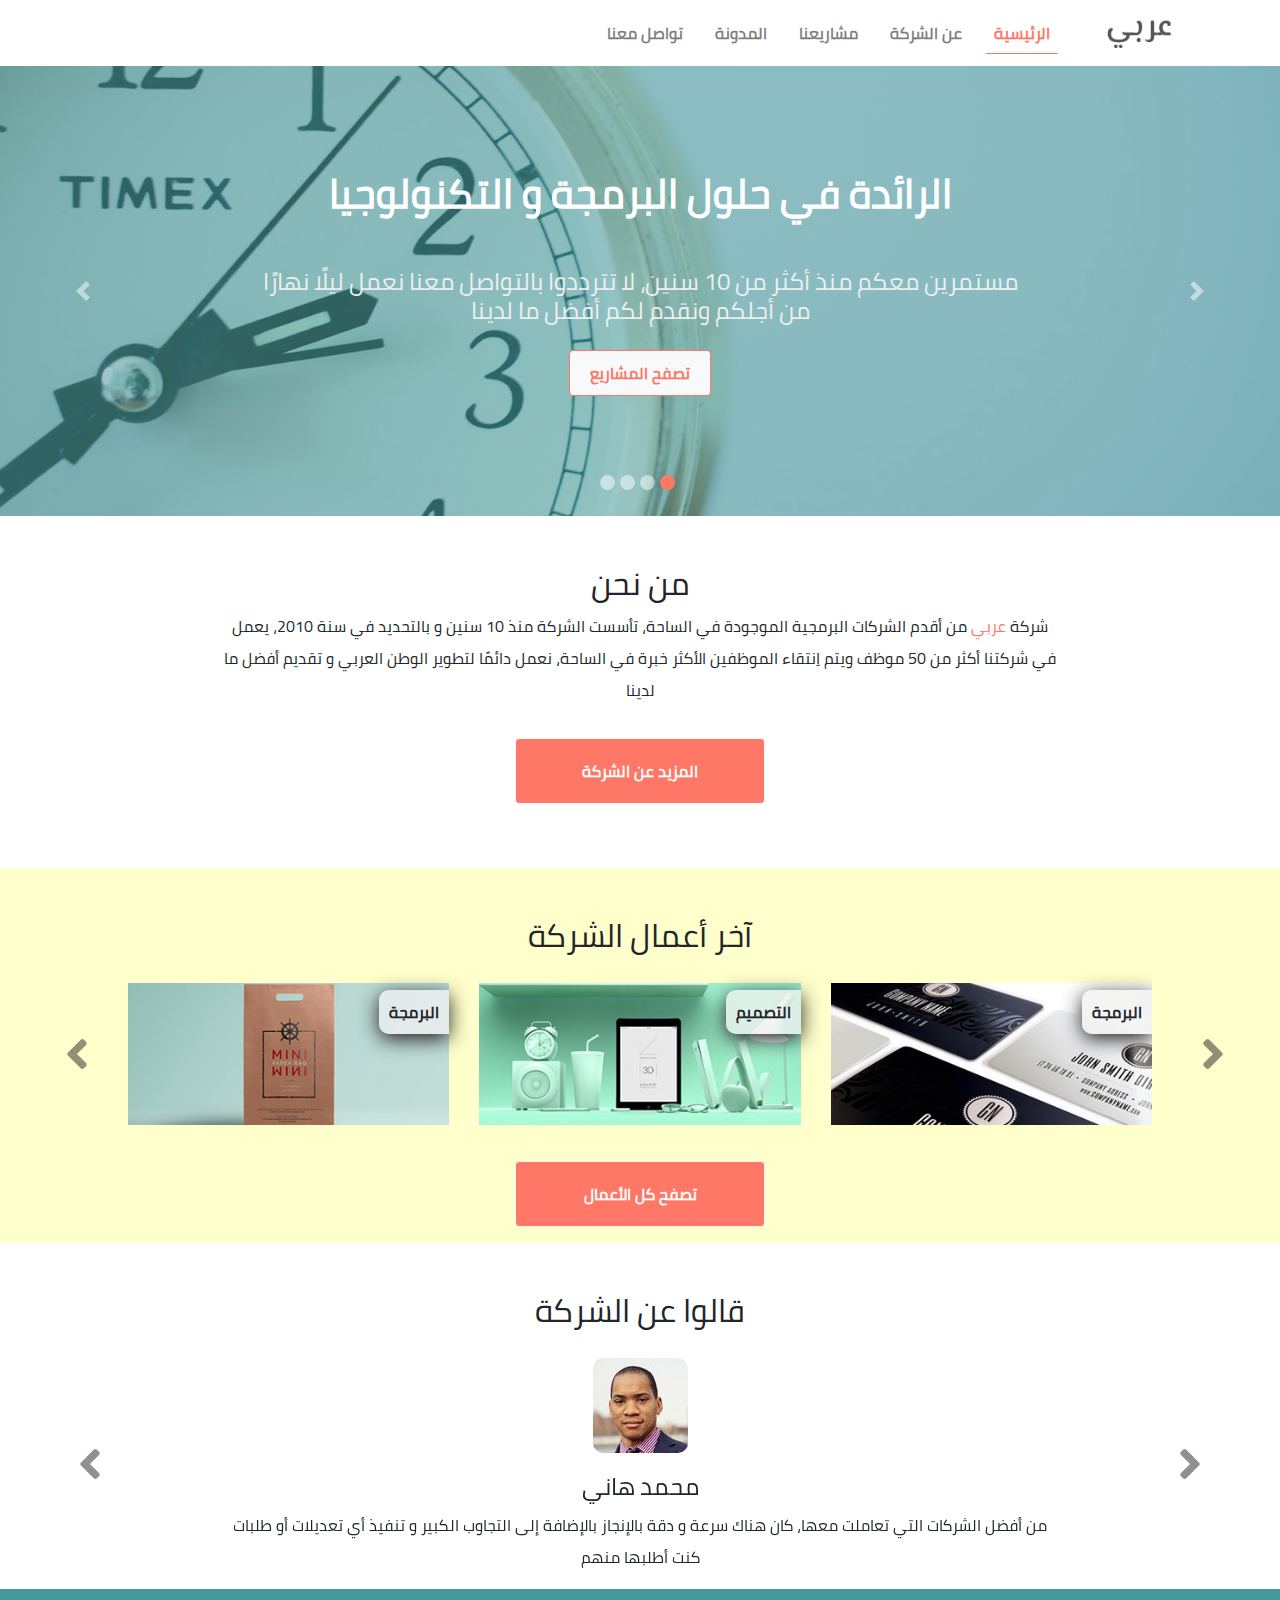
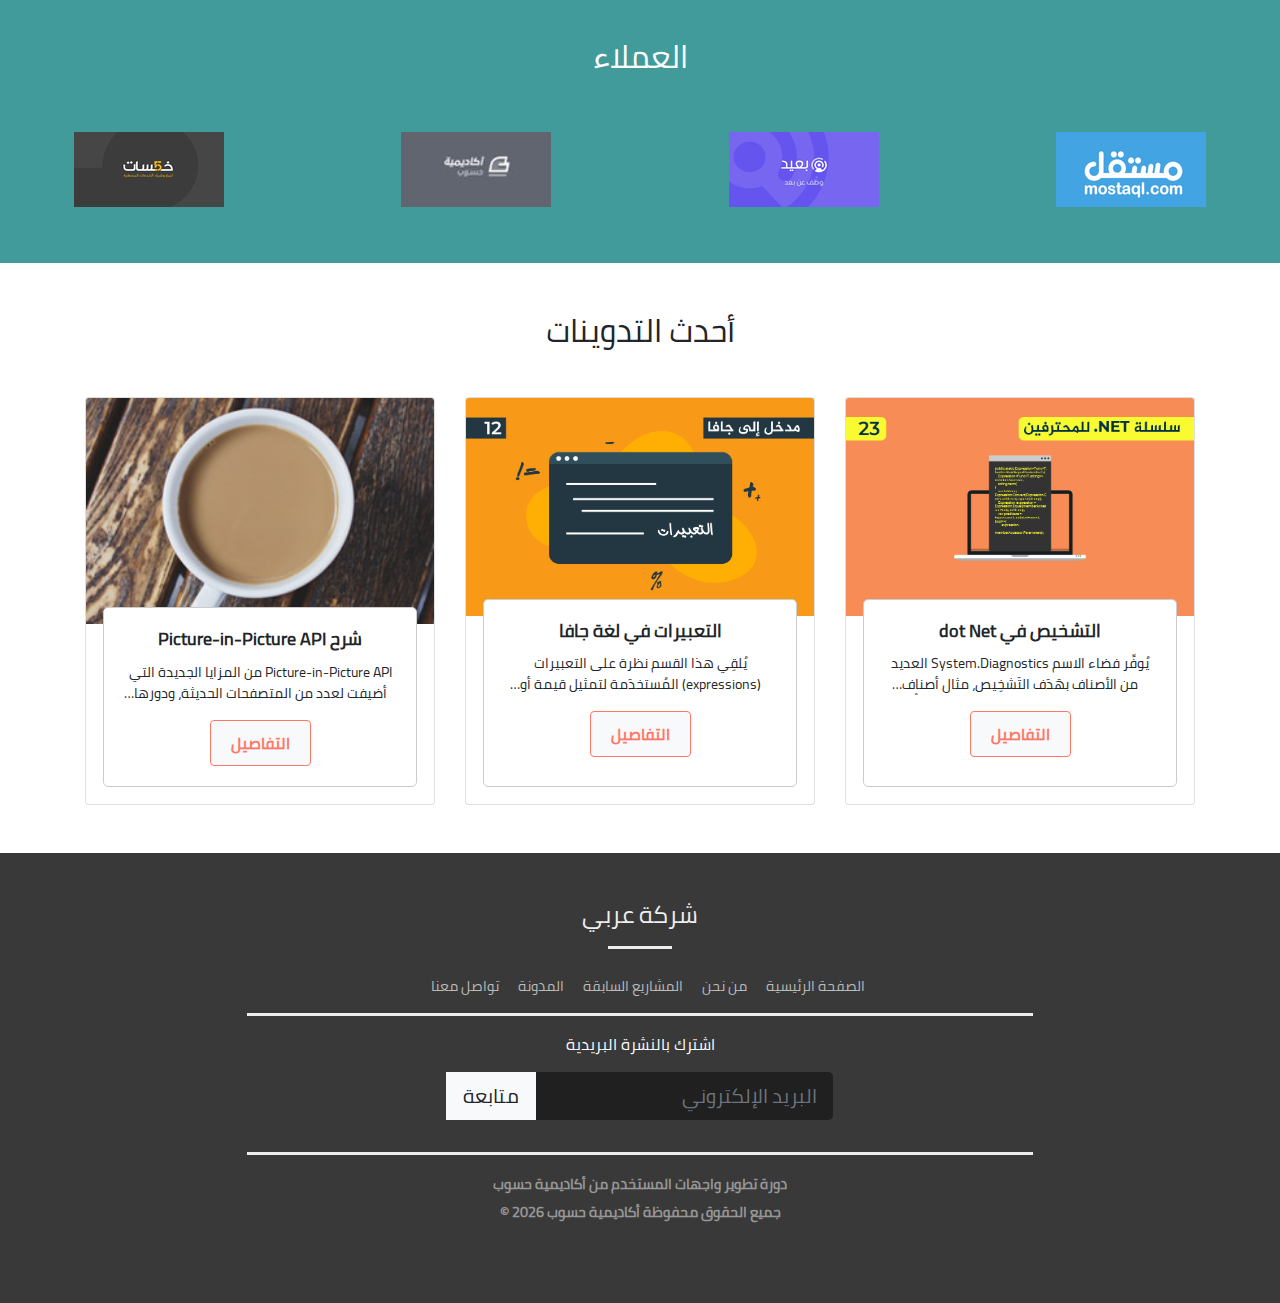
<file: index.html>
<!doctype html><html lang="en"><head><meta charset="UTF-8"><meta name="viewport" content="width=device-width,initial-scale=1"><title>شركة عربي | الرئيسية</title><script defer="defer" src="js/bundle.js"></script><link href="css/style.css" rel="stylesheet"></head><body><div class="container-fluid"><section class="top-menu"><div class="row"><nav class="navbar navbar-expand-lg navbar-light bg-light w-100"><button class="navbar-toggler" type="button" data-toggle="collapse" data-target="#navbarSupportedContent" aria-controls="navbarSupportedContent" aria-expanded="false" aria-label="Toggle navigation"><span class="navbar-toggler-icon"></span></button> <a href="index.html" class="navbar-brand p-0"><img src="images/logo.png" alt="شركة عربي"></a><div class="collapse navbar-collapse" id="navbarSupportedContent"><ul class="navbar-nav ml-auto"><li class="nav-item p-2 active"><a class="nav-link" href="index.html">الرئيسية</a></li><li class="nav-item p-2"><a class="nav-link" href="about.html">عن الشركة</a></li><li class="nav-item p-2"><a class="nav-link" href="projects.html">مشاريعنا</a></li><li class="nav-item p-2"><a class="nav-link" href="blog.html">المدونة</a></li><li class="nav-item p-2"><a class="nav-link" href="contact.html">تواصل معنا</a></li></ul></div></nav></div></section><section class="carousel-top"><div class="row"><div id="carouselExampleCaptions" class="carousel slide" data-ride="carousel"><ol class="carousel-indicators"><li data-target="#carouselExampleCaptions" data-slide-to="0" class="active"></li><li data-target="#carouselExampleCaptions" data-slide-to="1"></li><li data-target="#carouselExampleCaptions" data-slide-to="2"></li><li data-target="#carouselExampleCaptions" data-slide-to="3"></li></ol><div class="carousel-inner"><div class="carousel-item active"><img src="images/banner1.jpg" class="d-block w-100" alt="عن الشركة"><div class="carousel-caption d-none d-md-block overlay"><h1>الرائدة في حلول البرمجة و التكنولوجيا</h1><h4>مستمرين معكم منذ أكثر من 10 سنين، لا تترددوا بالتواصل معنا نعمل ليلًا نهارًا من أجلكم ونقدم لكم أفضل ما لدينا</h4><a class="btn btn-light custom-btn my-3" href="projects.html">تصفح المشاريع</a></div></div><div class="carousel-item"><img src="images/banner2.jpg" class="d-block w-100" alt="عن الشركة"><div class="carousel-caption d-none d-md-block overlay"><h1>الرائدة في حلول البرمجة و التكنولوجيا</h1><h4>نساعدكم بتحويل أفكاركم إلى مشاريع حقيقية، سواء مواقغ ويب أو تطبيقات للهاتف الجوال</h4><a class="btn btn-light custom-btn my-3" href="projects.html">تصفح المشاريع</a></div></div><div class="carousel-item"><img src="images/banner3.jpg" class="d-block w-100" alt="عن الشركة"><div class="carousel-caption d-none d-md-block overlay"><h1>الرائدة في حلول البرمجة و التكنولوجيا</h1><h4>نستطيع إنجاز مشاريعكم بسرعة فائقة، ولا ننسى الدقة والإحتراف في إنجاز الأعمال</h4><a class="btn btn-light custom-btn my-3" href="projects.html">تصفح المشاريع</a></div></div><div class="carousel-item"><img src="images/banner4.jpg" class="d-block w-100" alt="عن الشركة"><div class="carousel-caption d-none d-md-block overlay"><h1>الرائدة في حلول البرمجة و التكنولوجيا</h1><h4>شركتنا من أفضل الشركات الموجودة في الساحة، و احترافية أعمالنا تدل على احترافية الفريق الذي يُنجز أعمالكم</h4><a class="btn btn-light custom-btn my-3" href="projects.html">تصفح المشاريع</a></div></div></div><a class="carousel-control-prev" href="#carouselExampleCaptions" role="button" data-slide="prev"><span class="carousel-control-prev-icon" aria-hidden="true"></span> <span class="sr-only">Previous</span> </a><a class="carousel-control-next" href="#carouselExampleCaptions" role="button" data-slide="next"><span class="carousel-control-next-icon" aria-hidden="true"></span> <span class="sr-only">Next</span></a></div></div></section><section class="who-are-we my-5"><div class="row justify-content-center"><div class="col-8"><div class="text-center"><h2>من نحن</h2><p class="custom-paragraph">شركة <span class="company-name">عربي</span> من أقدم الشركات البرمجية الموجودة في الساحة، تأسست الشركة منذ 10 سنين و بالتحديد في سنة 2010، يعمل في شركتنا أكثر من 50 موظف ويتم اِنتقاء الموظفين الأكثر خبرة في الساحة، نعمل دائمًا لتطوير الوطن العربي و تقديم أفضل ما لدينا</p><a href="about.html" class="btn btn-light custom-btn-main my-3">المزيد عن الشركة</a></div></div></div></section><section class="latest-projects"><div class="row"><div class="col-12"><h2 class="text-center mt-5">آخر أعمال الشركة</h2></div></div><div id="latest-company-projects" class="carousel slide mx-auto" data-ride="carousel"><div class="carousel-inner"><div class="carousel-item active"><div class="row"><div class="col-12 col-lg-4 d-flex justify-content-center"><div class="thumbnail2"><div class="project-category">البرمجة</div><div class="caption2"><h5>برمجة التطبيقات</h5><p class="project-details">برمجة تطبيق باستخدام Android Studio يعمل التطبيق على جميع إصدارات أجهزة الأندرويد</p><a href="project-details.html" class="btn btn-light custom-btn">تصفح المشروع</a></div><img class="img-fluid h-100" src="images/our-works-1.jpg" alt="آخر أعمال الشركة"></div></div><div class="col-12 col-lg-4 d-flex justify-content-center"><div class="thumbnail2"><div class="project-category">التصميم</div><div class="caption2"><h5>تصميم المواقع</h5><p class="project-details">تصميم شكل موقع متجر إلكتروني، التصميم متكامل لجميع أحجام الشاشات</p><a href="project-details.html" class="btn btn-light custom-btn">تصفح المشروع</a></div><img class="img-fluid h-100" src="images/our-works-2.jpg" alt="آخر أعمال الشركة"></div></div><div class="col-12 col-lg-4 d-flex justify-content-center"><div class="thumbnail2"><div class="project-category">البرمجة</div><div class="caption2"><h5>برمجة المواقع</h5><p class="project-details">برمجة موقع متجر إلكتروني لبيع الألبسة، يعمل الموقع على جميع أحجام الشاشات</p><a href="project-details.html" class="btn btn-light custom-btn">تصفح المشروع</a></div><img class="img-fluid h-100" src="images/our-works-3.jpg" alt="آخر أعمال الشركة"></div></div></div></div><div class="carousel-item"><div class="row"><div class="col-12 col-lg-4 d-flex justify-content-center"><div class="thumbnail2"><div class="project-category">البرمجة</div><div class="caption2"><h5>برمجة التطبيقات</h5><p class="project-details">برمجة تطبيق Native لتوصيل طلبات البيتزا، التطبيق يعمل على نظام الأندرويد و ios</p><a href="project-details.html" class="btn btn-light custom-btn">تصفح المشروع</a></div><img class="img-fluid h-100" src="images/our-works-4.jpg" alt="آخر أعمال الشركة"></div></div><div class="col-12 col-lg-4 d-flex justify-content-center"><div class="thumbnail2"><div class="project-category">التصميم</div><div class="caption2"><h5>تصميم المواقع</h5><p class="project-details">تصميم PSD لتطبيق هاتف، تم اختيار الألوان بعناية بناءً على طلب الزبون</p><a href="project-details.html" class="btn btn-light custom-btn">تصفح المشروع</a></div><img class="img-fluid h-100" src="images/our-works-5.jpg" alt="آخر أعمال الشركة"></div></div><div class="col-12 col-lg-4 d-flex justify-content-center"><div class="thumbnail2"><div class="project-category">البرمجة</div><div class="caption2"><h5>برمجة المواقع</h5><p class="project-details">برمجة لوحة تحكم كاملة للتحكم بموقع متجر إلكتروني لبيع الكتب</p><a href="project-details.html" class="btn btn-light custom-btn">تصفح المشروع</a></div><img class="img-fluid h-100" src="images/our-works-6.jpg" alt="آخر أعمال الشركة"></div></div></div></div><div class="carousel-item"><div class="row"><div class="col-12 col-lg-4 d-flex justify-content-center"><div class="thumbnail2"><div class="project-category">البرمجة</div><div class="caption2"><h5>برمجة التطبيقات</h5><p class="project-details">برمجة تطبيق Native للتنبيهات الضرورية، التطبيق يعمل على نظام الأندرويد و ios</p><a href="project-details.html" class="btn btn-light custom-btn">تصفح المشروع</a></div><img class="img-fluid h-100" src="images/our-works-2.jpg" alt="آخر أعمال الشركة"></div></div><div class="col-12 col-lg-4 d-flex justify-content-center"><div class="thumbnail2"><div class="project-category">التصميم</div><div class="caption2"><h5>تصميم الصور</h5><p class="project-details">تصميم صور احترافية لعدة مقالات، تم انتقاء الألوان بعناية والإعتماد على التصاميم الحديثة</p><a href="project-details.html" class="btn btn-light custom-btn">تصفح المشروع</a></div><img class="img-fluid h-100" src="images/our-works-3.jpg" alt="آخر أعمال الشركة"></div></div><div class="col-12 col-lg-4 d-flex justify-content-center"><div class="thumbnail2"><div class="project-category">البرمجة</div><div class="caption2"><h5>برمجة المواقع</h5><p class="project-details">برمجة موقع لرفع مقاطع الفيديو يشبه موقع يوتيوب</p><a href="project-details.html" class="btn btn-light custom-btn">تصفح المشروع</a></div><img class="img-fluid h-100" src="images/our-works-1.jpg" alt="آخر أعمال الشركة"></div></div></div></div></div><a class="carousel-control-prev" href="#latest-company-projects" role="button" data-slide="prev"><i class="fas fa-angle-right fa-3x"></i> </a><a class="carousel-control-next" href="#latest-company-projects" role="button" data-slide="next"><i class="fas fa-angle-left fa-3x"></i></a></div><div class="text-center"><a href="projects.html" class="btn btn-light custom-btn-main my-3">تصفح كل الأعمال</a></div></section><section class="said-about-company"><h2 class="mt-5 text-center">قالوا عن الشركة</h2><div id="said-about-company-carousel" class="carousel slide" data-ride="carousel"><div class="carousel-inner"><div class="carousel-item active"><div class="row justify-content-center"><div class="col-8"><div class="text-center"><img class="custom-img" src="images/team1.jpg" alt="محمد هاني"><h4>محمد هاني</h4><p class="custom-paragraph">من أفضل الشركات التي تعاملت معها، كان هناك سرعة و دقة بالإنجاز بالإضافة إلى التجاوب الكبير و تنفيذ أي تعديلات أو طلبات كنت أطلبها منهم</p></div></div></div></div><div class="carousel-item"><div class="row justify-content-center"><div class="col-8"><div class="text-center"><img class="custom-img" src="images/team2.jpg" alt="محمد هاني"><h4>أحمد محمد</h4><p class="custom-paragraph">سعيد جدًا من الخدمات التي تقدموها، من أفضل الشركات التي تعاملت معها سيكون لنا أعمال أخرى معًا في المستقبل إن شاء الله</p></div></div></div></div><div class="carousel-item"><div class="row justify-content-center"><div class="col-8"><div class="text-center"><img class="custom-img" src="images/team3.jpg" alt="محمد هاني"><h4>هادي</h4><p class="custom-paragraph">ما لفت انتباهي في هذه الشركة و أحببته كثيرًا هو الرقي في التعامل و احتراف العمل حيث أنّ جميع العاملين في هذه الشركة يتقنون أعمالهم بشكلٍ كبير</p></div></div></div></div></div><a class="carousel-control-prev" href="#said-about-company-carousel" role="button" data-slide="prev"><i class="fas fa-angle-right fa-3x"></i> </a><a class="carousel-control-next" href="#said-about-company-carousel" role="button" data-slide="next"><i class="fas fa-angle-left fa-3x"></i></a></div></section><section class="clients py-5"><h2 class="pb-5 text-center text-white">العملاء</h2><div class="client-logos"><div class="row"><div class="col-12 col-sm-6 col-lg-3 d-flex justify-content-center"><a href="https://mostaql.com/" class="mb-2"><img src="images/mostaql.png" alt="mostaql"></a></div><div class="col-12 col-sm-6 col-lg-3 d-flex justify-content-center"><a href="https://baaeed.com/" class="mb-2"><img src="images/baaeed.png" alt="baaeed"></a></div><div class="col-12 col-sm-6 col-lg-3 d-flex justify-content-center"><a href="https://academy.hsoub.com/" class="mb-2"><img src="images/academy-hsoub.jpg" alt="academy-hsoub"></a></div><div class="col-12 col-sm-6 col-lg-3 d-flex justify-content-center"><a href="https://khamsat.com/" class="mb-2"><img src="images/khamsat.png" alt="khamsat"></a></div></div></div></section><section class="latest-posts"><div class="container"><div class="text-center my-5"><h2>أحدث التدوينات</h2></div><div class="row"><div class="col-md-4 d-flex justify-content-center"><div class="card mb-5" style="width:23rem"><img src="images/blog1.png" class="card-img-top" alt="التدوينة الأولى"><div class="card-body text-center"><h5 class="card-title">التشخيص في dot Net</h5><p class="card-text project-details">يُوفِّر فضاء الاسم System.Diagnostics العديد من الأصناف بهَدَف التَشخِيص، مثال أصناف للتَعامُل مع عمليات النظام (processes)، وأُخرى تَعمَل كعَدادات لقياس الأداء. أوامر الصدفة</p><a href="blog-details.html" class="btn btn-light custom-btn">التفاصيل</a></div></div></div><div class="col-md-4 d-flex justify-content-center"><div class="card mb-5" style="width:23rem"><img src="images/blog2.png" class="card-img-top" alt="التدوينة الثانية"><div class="card-body text-center"><h5 class="card-title">التعبيرات في لغة جافا</h5><p class="card-text project-details">يُلقِي هذا القسم نظرة على التعبيرات (expressions) المُستخدَمة لتمثيل قيمة أو حسابها. قد يكون التعبير (expression) بهيئة قيمة مُصنَّفة النوع (literal) أو مُتْغيِّر (variable) أو استدعاء دالة (function</p><a href="blog-details.html" class="btn btn-light custom-btn">التفاصيل</a></div></div></div><div class="col-md-4 d-flex justify-content-center"><div class="card mb-5" style="width:23rem"><img src="images/blog3.jpg" class="card-img-top" alt="التدوينة الثالثة"><div class="card-body text-center"><h5 class="card-title">شرح Picture-in-Picture API</h5><p class="card-text project-details">Picture-in-Picture API من المزايا الجديدة التي أضيفت لعدد من المتصفحات الحديثة، ودورها تمكين المستخدم من تعويم فيديوهات HTML5 في نافذة خاصة أسفل الشاشة مع القدرة على التنقل بين مختلف نوافذ المتـصفح (بل وجميع التطبيقات في الجهاز) والفيديو مشغل</p><a href="blog-details.html" class="btn btn-light custom-btn">التفاصيل</a></div></div></div></div></div></section><footer><div class="row"><div class="col-12 text-center"><h2 class="mt-5">شركة عربي</h2><hr class="line1"></div><div id="footer-nav-links" class="col-12 text-center mt-2"><a href=".">الصفحة الرئيسية</a> <a href="about.html">من نحن</a> <a href="projects.html">المشاريع السابقة</a> <a href="blog.html">المدونة</a> <a href="contact.html">تواصل معنا</a></div><hr class="line2"><div class="col-12 text-center"><label class="custom-heading text-white mb-3">اشترك بالنشرة البريدية</label><form class="form form-inline justify-content-center"><div class="input-group input-group-lg mb-3"><input class="form-control" placeholder="البريد الإلكتروني" aria-label="Example text with button addon" aria-describedby="button-addon1"><div class="input-group-prepend"><button class="btn btn-light" type="button" id="button-addon1">متابعة</button></div></div></form></div><hr class="line2"><div class="col-12 text-center"><a class="copyright-link copyright" href="https://academy.hsoub.com/learn/front-end-web-development/">دورة تطوير واجهات المستخدم من أكاديمية حسوب</a><h5 class="copyright mt-2">جميع الحقوق محفوظة أكاديمية حسوب <span id="date"></span> &copy;</h5></div></div></footer></div></body></html>
</file>
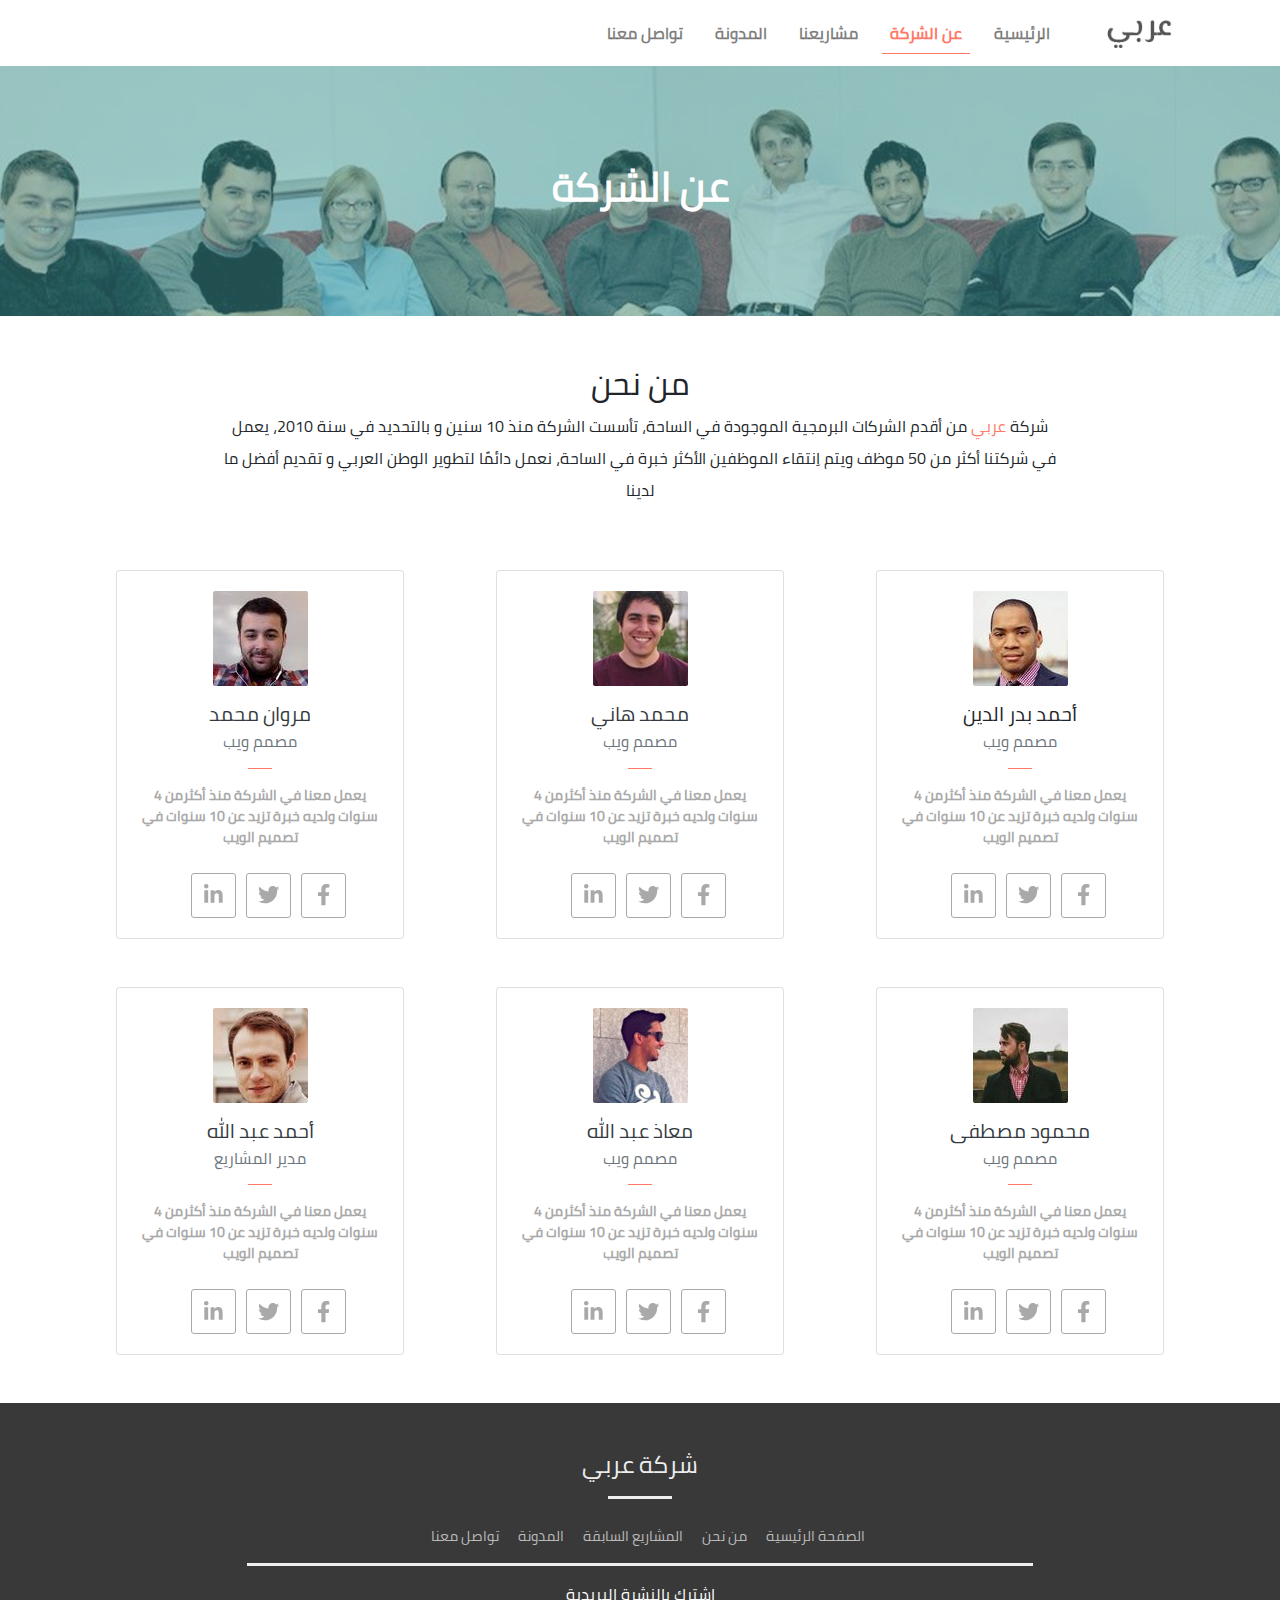
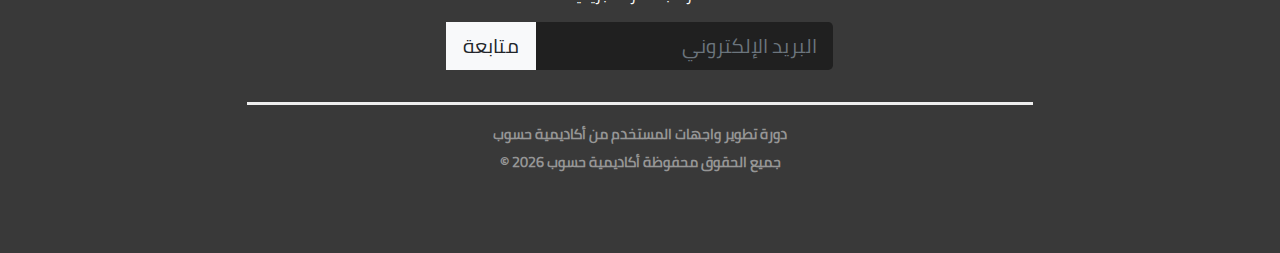
<file: about.html>
<!doctype html><html lang="en"><head><meta charset="UTF-8"><meta name="viewport" content="width=device-width,initial-scale=1"><title>شركة عربي | عن الشركة</title><script defer="defer" src="js/bundle.js"></script><link href="css/style.css" rel="stylesheet"></head><body><div class="container-fluid"><section class="top-menu"><div class="row"><nav class="navbar navbar-expand-lg navbar-light bg-light w-100"><button class="navbar-toggler" type="button" data-toggle="collapse" data-target="#navbarSupportedContent" aria-controls="navbarSupportedContent" aria-expanded="false" aria-label="Toggle navigation"><span class="navbar-toggler-icon"></span></button> <a href="index.html" class="navbar-brand p-0"><img src="images/logo.png" alt="شركة عربي"></a><div class="collapse navbar-collapse" id="navbarSupportedContent"><ul class="navbar-nav ml-auto"><li class="nav-item p-2"><a class="nav-link" href="index.html">الرئيسية</a></li><li class="nav-item p-2 active"><a class="nav-link" href="about.html">عن الشركة</a></li><li class="nav-item p-2"><a class="nav-link" href="projects.html">مشاريعنا</a></li><li class="nav-item p-2"><a class="nav-link" href="blog.html">المدونة</a></li><li class="nav-item p-2"><a class="nav-link" href="contact.html">تواصل معنا</a></li></ul></div></nav></div></section><section class="banner banner-about"><div class="row"><div class="col-12"><div id="banner-img"><div class="overlay"><h1 class="title1">عن الشركة</h1></div></div></div></div></section><section class="who-are-we my-5"><div class="row justify-content-center"><div class="col-8"><div class="text-center"><h2>من نحن</h2><p class="custom-paragraph">شركة <span class="company-name">عربي</span> من أقدم الشركات البرمجية الموجودة في الساحة، تأسست الشركة منذ 10 سنين و بالتحديد في سنة 2010، يعمل في شركتنا أكثر من 50 موظف ويتم اِنتقاء الموظفين الأكثر خبرة في الساحة، نعمل دائمًا لتطوير الوطن العربي و تقديم أفضل ما لدينا</p></div></div></div></section><section class="our-team"><div class="container"><div class="row mt-5"><div class="col-md-6 col-lg-4 d-flex justify-content-center"><div class="card text-center mb-5" style="width:18rem"><div class="card-body"><img src="images/team1.jpg" alt="personel-img"><h5 class="card-title mt-3">أحمد بدر الدين</h5><h6 class="card-subtitle mb-2 text-muted">مصمم ويب</h6><hr class="our-team-line"><p class="card-text">يعمل معنا في الشركة منذ أكثرمن 4 سنوات ولديه خبرة تزيد عن 10 سنوات في تصميم الويب</p><div class="social-about"><a class="linkedin-social one-social" href="#"><i class="fab fa-linkedin-in fa-lg"></i></a> <a class="twitter-social one-social" href="#"><i class="fab fa-twitter fa-lg"></i></a> <a class="facebook-social one-social" href="#"><i class="fab fa-facebook-f fa-lg"></i></a></div></div></div></div><div class="col-md-6 col-lg-4 d-flex justify-content-center"><div class="card text-center mb-5" style="width:18rem"><div class="card-body"><img src="images/team2.jpg"><h5 class="card-title text-dark mt-3">محمد هاني</h5><h6 class="card-subtitle mb-2 text-muted">مصمم ويب</h6><hr class="our-team-line"><p class="card-text">يعمل معنا في الشركة منذ أكثرمن 4 سنوات ولديه خبرة تزيد عن 10 سنوات في تصميم الويب</p><div class="social-about"><a class="linkedin-social one-social" href="#"><i class="fab fa-linkedin-in fa-lg"></i></a> <a class="twitter-social one-social" href="#"><i class="fab fa-twitter fa-lg"></i></a> <a class="facebook-social one-social" href="#"><i class="fab fa-facebook-f fa-lg"></i></a></div></div></div></div><div class="col-md-6 col-lg-4 d-flex justify-content-center"><div class="card text-center mb-5" style="width:18rem"><div class="card-body"><img src="images/team3.jpg"><h5 class="card-title text-dark mt-3">مروان محمد</h5><h6 class="card-subtitle mb-2 text-muted">مصمم ويب</h6><hr class="our-team-line"><p class="card-text">يعمل معنا في الشركة منذ أكثرمن 4 سنوات ولديه خبرة تزيد عن 10 سنوات في تصميم الويب</p><div class="social-about"><a class="linkedin-social one-social" href="#"><i class="fab fa-linkedin-in fa-lg"></i></a> <a class="twitter-social one-social" href="#"><i class="fab fa-twitter fa-lg"></i></a> <a class="facebook-social one-social" href="#"><i class="fab fa-facebook-f fa-lg"></i></a></div></div></div></div><div class="col-md-6 col-lg-4 d-flex justify-content-center"><div class="card text-center mb-5" style="width:18rem"><div class="card-body"><img src="images/team4.jpg"><h5 class="card-title text-dark mt-3">محمود مصطفى</h5><h6 class="card-subtitle mb-2 text-muted">مصمم ويب</h6><hr class="our-team-line"><p class="card-text">يعمل معنا في الشركة منذ أكثرمن 4 سنوات ولديه خبرة تزيد عن 10 سنوات في تصميم الويب</p><div class="social-about"><a class="linkedin-social one-social" href="#"><i class="fab fa-linkedin-in fa-lg"></i></a> <a class="twitter-social one-social" href="#"><i class="fab fa-twitter fa-lg"></i></a> <a class="facebook-social one-social" href="#"><i class="fab fa-facebook-f fa-lg"></i></a></div></div></div></div><div class="col-md-6 col-lg-4 d-flex justify-content-center"><div class="card text-center mb-5" style="width:18rem"><div class="card-body"><img src="images/team5.jpg"><h5 class="card-title text-dark mt-3">معاذ عبد الله</h5><h6 class="card-subtitle mb-2 text-muted">مصمم ويب</h6><hr class="our-team-line"><p class="card-text">يعمل معنا في الشركة منذ أكثرمن 4 سنوات ولديه خبرة تزيد عن 10 سنوات في تصميم الويب</p><div class="social-about"><a class="linkedin-social one-social" href="#"><i class="fab fa-linkedin-in fa-lg"></i></a> <a class="twitter-social one-social" href="#"><i class="fab fa-twitter fa-lg"></i></a> <a class="facebook-social one-social" href="#"><i class="fab fa-facebook-f fa-lg"></i></a></div></div></div></div><div class="col-md-6 col-lg-4 d-flex justify-content-center"><div class="card text-center mb-5" style="width:18rem"><div class="card-body"><img src="images/team6.jpg"><h5 class="card-title text-dark mt-3">أحمد عبد الله</h5><h6 class="card-subtitle mb-2 text-muted">مدير المشاريع</h6><hr class="our-team-line"><p class="card-text">يعمل معنا في الشركة منذ أكثرمن 4 سنوات ولديه خبرة تزيد عن 10 سنوات في تصميم الويب</p><div class="social-about"><a class="linkedin-social one-social" href="#"><i class="fab fa-linkedin-in fa-lg"></i></a> <a class="twitter-social one-social" href="#"><i class="fab fa-twitter fa-lg"></i></a> <a class="facebook-social one-social" href="#"><i class="fab fa-facebook-f fa-lg"></i></a></div></div></div></div></div></div></section><footer><div class="row"><div class="col-12 text-center"><h2 class="mt-5">شركة عربي</h2><hr class="line1"></div><div id="footer-nav-links" class="col-12 text-center mt-2"><a href=".">الصفحة الرئيسية</a> <a href="about.html">من نحن</a> <a href="projects.html">المشاريع السابقة</a> <a href="blog.html">المدونة</a> <a href="contact.html">تواصل معنا</a></div><hr class="line2"><div class="col-12 text-center"><label class="custom-heading text-white mb-3">اشترك بالنشرة البريدية</label><form class="form form-inline justify-content-center"><div class="input-group input-group-lg mb-3"><input class="form-control" placeholder="البريد الإلكتروني" aria-label="Example text with button addon" aria-describedby="button-addon1"><div class="input-group-prepend"><button class="btn btn-light" type="button" id="button-addon1">متابعة</button></div></div></form></div><hr class="line2"><div class="col-12 text-center"><a class="copyright-link copyright" href="https://academy.hsoub.com/learn/front-end-web-development/">دورة تطوير واجهات المستخدم من أكاديمية حسوب</a><h5 class="copyright mt-2">جميع الحقوق محفوظة أكاديمية حسوب <span id="date"></span> &copy;</h5></div></div></footer></div></body></html>
</file>
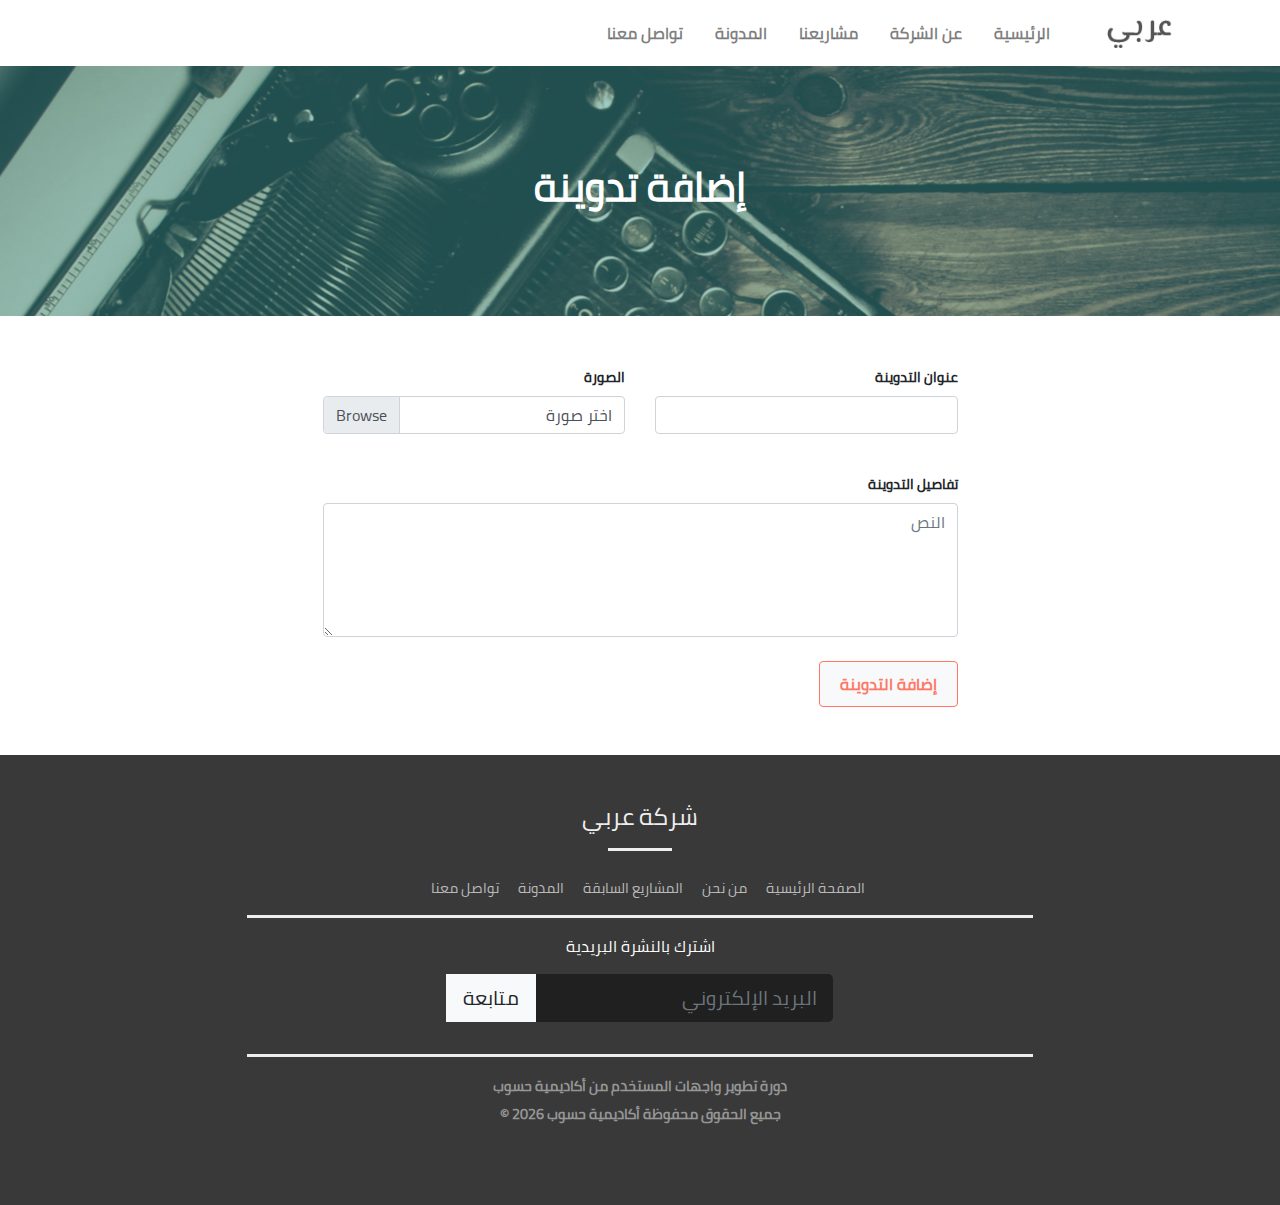
<file: add-blog.html>
<!doctype html><html lang="en"><head><meta charset="UTF-8"><meta name="viewport" content="width=device-width,initial-scale=1"><title>شركة عربي | إضافة تدونة</title><script defer="defer" src="js/bundle.js"></script><link href="css/style.css" rel="stylesheet"></head><body><div class="container-fluid"><section class="top-menu"><div class="row"><nav class="navbar navbar-expand-lg navbar-light bg-light w-100"><button class="navbar-toggler" type="button" data-toggle="collapse" data-target="#navbarSupportedContent" aria-controls="navbarSupportedContent" aria-expanded="false" aria-label="Toggle navigation"><span class="navbar-toggler-icon"></span></button> <a href="index.html" class="navbar-brand p-0"><img src="images/logo.png" alt="شركة عربي"></a><div class="collapse navbar-collapse" id="navbarSupportedContent"><ul class="navbar-nav ml-auto"><li class="nav-item p-2"><a class="nav-link" href="index.html">الرئيسية</a></li><li class="nav-item p-2"><a class="nav-link" href="about.html">عن الشركة</a></li><li class="nav-item p-2"><a class="nav-link" href="projects.html">مشاريعنا</a></li><li class="nav-item p-2"><a class="nav-link" href="blog.html">المدونة</a></li><li class="nav-item p-2"><a class="nav-link" href="contact.html">تواصل معنا</a></li></ul></div></nav></div></section><section class="banner banner-blog"><div class="row"><div class="col-12"><div id="banner-img"><div class="overlay"><h1 class="title1">إضافة تدوينة</h1></div></div></div></div></section><section class="add-blog mt-4 mb-5"><div class="container"><div class="row justify-content-center"><div class="col-12 col-lg-7"><form><div class="row mt-4"><div class="col-md-6"><label>عنوان التدوينة</label> <input class="form-control mb-3"></div><div class="col-md-6"><label>الصورة</label><div class="custom-file"><input type="file" class="custom-file-input" id="customFile"> <label class="custom-file-label" for="customFile">اختر صورة</label></div></div></div><div class="row"><div class="col"><label class="mt-4">تفاصيل التدوينة</label> <textarea name="message" required placeholder="النص" cols="30" rows="5" class="form-control"></textarea></div></div><button type="submit" class="btn btn-light custom-btn mt-4">إضافة التدوينة</button></form></div></div></div></section><footer><div class="row"><div class="col-12 text-center"><h2 class="mt-5">شركة عربي</h2><hr class="line1"></div><div id="footer-nav-links" class="col-12 text-center mt-2"><a href=".">الصفحة الرئيسية</a> <a href="about.html">من نحن</a> <a href="projects.html">المشاريع السابقة</a> <a href="blog.html">المدونة</a> <a href="contact.html">تواصل معنا</a></div><hr class="line2"><div class="col-12 text-center"><label class="custom-heading text-white mb-3">اشترك بالنشرة البريدية</label><form class="form form-inline justify-content-center"><div class="input-group input-group-lg mb-3"><input class="form-control" placeholder="البريد الإلكتروني" aria-label="Example text with button addon" aria-describedby="button-addon1"><div class="input-group-prepend"><button class="btn btn-light" type="button" id="button-addon1">متابعة</button></div></div></form></div><hr class="line2"><div class="col-12 text-center"><a class="copyright-link copyright" href="https://academy.hsoub.com/learn/front-end-web-development/">دورة تطوير واجهات المستخدم من أكاديمية حسوب</a><h5 class="copyright mt-2">جميع الحقوق محفوظة أكاديمية حسوب <span id="date"></span> &copy;</h5></div></div></footer></div></body></html>
</file>
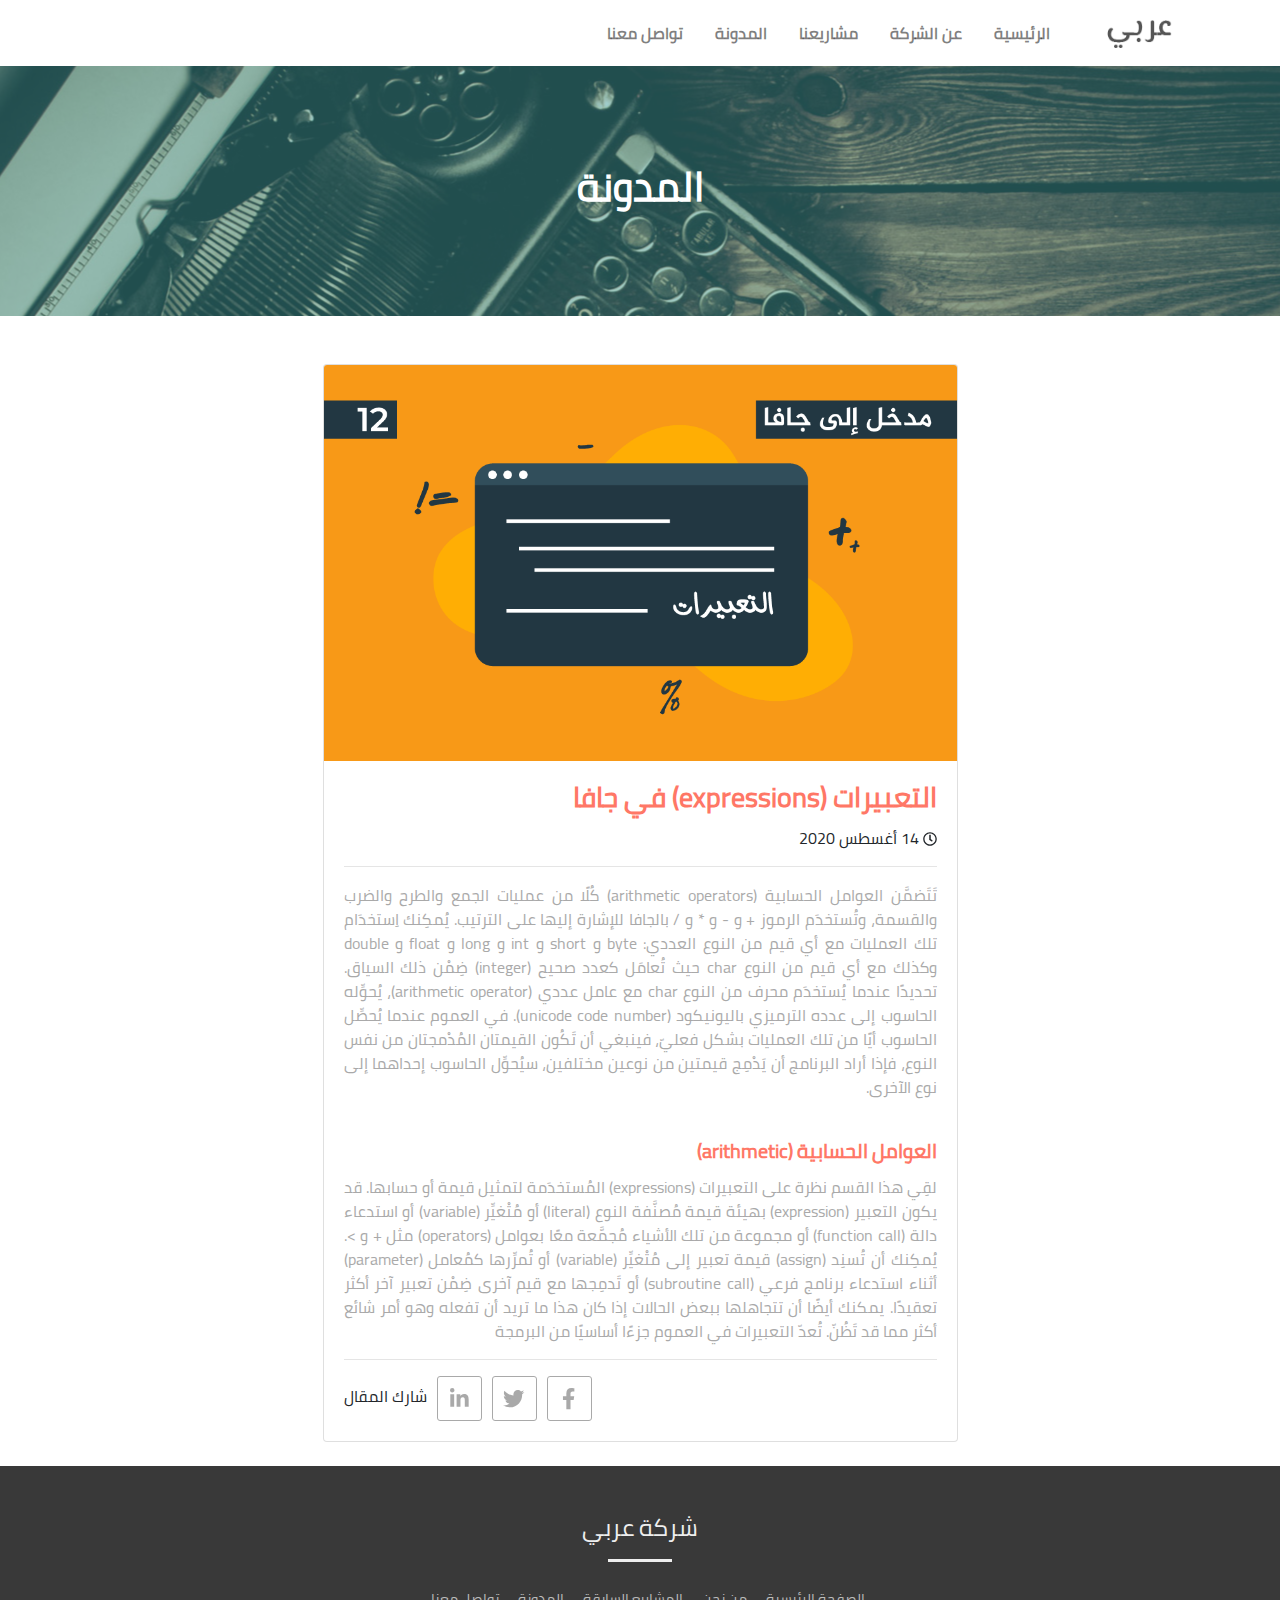
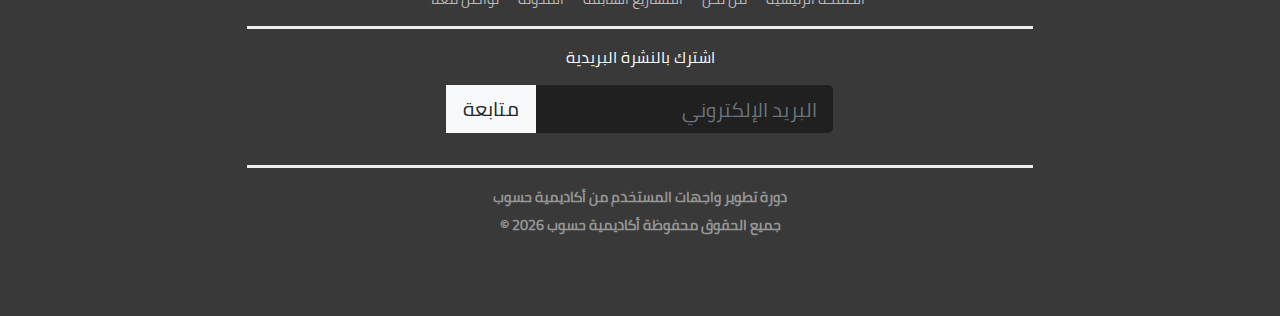
<file: blog-details.html>
<!doctype html><html lang="en"><head><meta charset="UTF-8"><meta name="viewport" content="width=device-width,initial-scale=1"><title>شركة عربي | تفاصيل التدوينة</title><script defer="defer" src="js/bundle.js"></script><link href="css/style.css" rel="stylesheet"></head><body><div class="container-fluid"><section class="top-menu"><div class="row"><nav class="navbar navbar-expand-lg navbar-light bg-light w-100"><button class="navbar-toggler" type="button" data-toggle="collapse" data-target="#navbarSupportedContent" aria-controls="navbarSupportedContent" aria-expanded="false" aria-label="Toggle navigation"><span class="navbar-toggler-icon"></span></button> <a href="index.html" class="navbar-brand p-0"><img src="images/logo.png" alt="شركة عربي"></a><div class="collapse navbar-collapse" id="navbarSupportedContent"><ul class="navbar-nav ml-auto"><li class="nav-item p-2"><a class="nav-link" href="index.html">الرئيسية</a></li><li class="nav-item p-2"><a class="nav-link" href="about.html">عن الشركة</a></li><li class="nav-item p-2"><a class="nav-link" href="projects.html">مشاريعنا</a></li><li class="nav-item p-2"><a class="nav-link" href="blog.html">المدونة</a></li><li class="nav-item p-2"><a class="nav-link" href="contact.html">تواصل معنا</a></li></ul></div></nav></div></section><section class="banner banner-blog"><div class="row"><div class="col-12"><div id="banner-img"><div class="overlay"><h1 class="title1">المدونة</h1></div></div></div></div></section><section class="posts-details mt-5 mb-4"><div class="container"><div class="row justify-content-center"><div class="col-md-7"><div class="card"><img src="images/blog2.png" class="card-img-top" alt="posts-image"><div class="card-body"><h3 class="card-title">التعبيرات (expressions) في جافا</h3><span><i class="far fa-clock fa-sm"></i> 14 أغسطس 2020</span><hr><p class="card-text text-justify">تَتَضمَّن العوامل الحسابية (arithmetic operators) كُلًا من عمليات الجمع والطرح والضرب والقسمة، وتُستخدَم الرموز + و - و * و / بالجافا للإشارة إليها على الترتيب. يُمكِنك اِستخدَام تلك العمليات مع أي قيم من النوع العددي: byte و short و int و long و float و double وكذلك مع أي قيم من النوع char حيث تُعامَل كعدد صحيح (integer) ضِمْن ذلك السياق. تحديدًا عندما يُستخدَم محرف من النوع char مع عامل عددي (arithmetic operator)، يُحوِّله الحاسوب إلى عدده الترميزي باليونيكود (unicode code number). في العموم عندما يُحصِّل الحاسوب أيًا من تلك العمليات بشكل فعليّ، فينبغي أن تَكُون القيمتان المُدْمجتان من نفس النوع، فإذا أراد البرنامج أن يَدْمِج قيمتين من نوعين مختلفين، سيُحوِّل الحاسوب إحداهما إلى نوع الآخرى.</p></div><div class="card-body"><h5 class="card-title">العوامل الحسابية (arithmetic)</h5><p class="card-text text-justify">لقِي هذا القسم نظرة على التعبيرات (expressions) المُستخدَمة لتمثيل قيمة أو حسابها. قد يكون التعبير (expression) بهيئة قيمة مُصنَّفة النوع (literal) أو مُتْغيِّر (variable) أو استدعاء دالة (function call) أو مجموعة من تلك الأشياء مُجمَّعة معًا بعوامل (operators) مثل + و >. يُمكِنك أن تُسنِد (assign) قيمة تعبير إلى مُتْغيِّر (variable) أو تُمرِّرها كمُعامل (parameter) أثناء استدعاء برنامج فرعي (subroutine call) أو تَدمِجها مع قيم آخرى ضِمْن تعبير آخر أكثر تعقيدًا. يمكنك أيضًا أن تتجاهلها ببعض الحالات إذا كان هذا ما تريد أن تفعله وهو أمر شائع أكثر مما قد تَظُنّ. تُعدّ التعبيرات في العموم جزءًا أساسيًا من البرمجة</p><hr><div><span class="float-left mt-2 post-share">شارك المقال</span> <a class="linkedin-social one-social" href="#"><i class="fab fa-linkedin-in fa-lg"></i></a> <a class="twitter-social one-social" href="#"><i class="fab fa-twitter fa-lg"></i></a> <a class="facebook-social one-social" href="#"><i class="fab fa-facebook-f fa-lg"></i></a></div></div></div></div></div></div></section><footer><div class="row"><div class="col-12 text-center"><h2 class="mt-5">شركة عربي</h2><hr class="line1"></div><div id="footer-nav-links" class="col-12 text-center mt-2"><a href=".">الصفحة الرئيسية</a> <a href="about.html">من نحن</a> <a href="projects.html">المشاريع السابقة</a> <a href="blog.html">المدونة</a> <a href="contact.html">تواصل معنا</a></div><hr class="line2"><div class="col-12 text-center"><label class="custom-heading text-white mb-3">اشترك بالنشرة البريدية</label><form class="form form-inline justify-content-center"><div class="input-group input-group-lg mb-3"><input class="form-control" placeholder="البريد الإلكتروني" aria-label="Example text with button addon" aria-describedby="button-addon1"><div class="input-group-prepend"><button class="btn btn-light" type="button" id="button-addon1">متابعة</button></div></div></form></div><hr class="line2"><div class="col-12 text-center"><a class="copyright-link copyright" href="https://academy.hsoub.com/learn/front-end-web-development/">دورة تطوير واجهات المستخدم من أكاديمية حسوب</a><h5 class="copyright mt-2">جميع الحقوق محفوظة أكاديمية حسوب <span id="date"></span> &copy;</h5></div></div></footer></div></body></html>
</file>
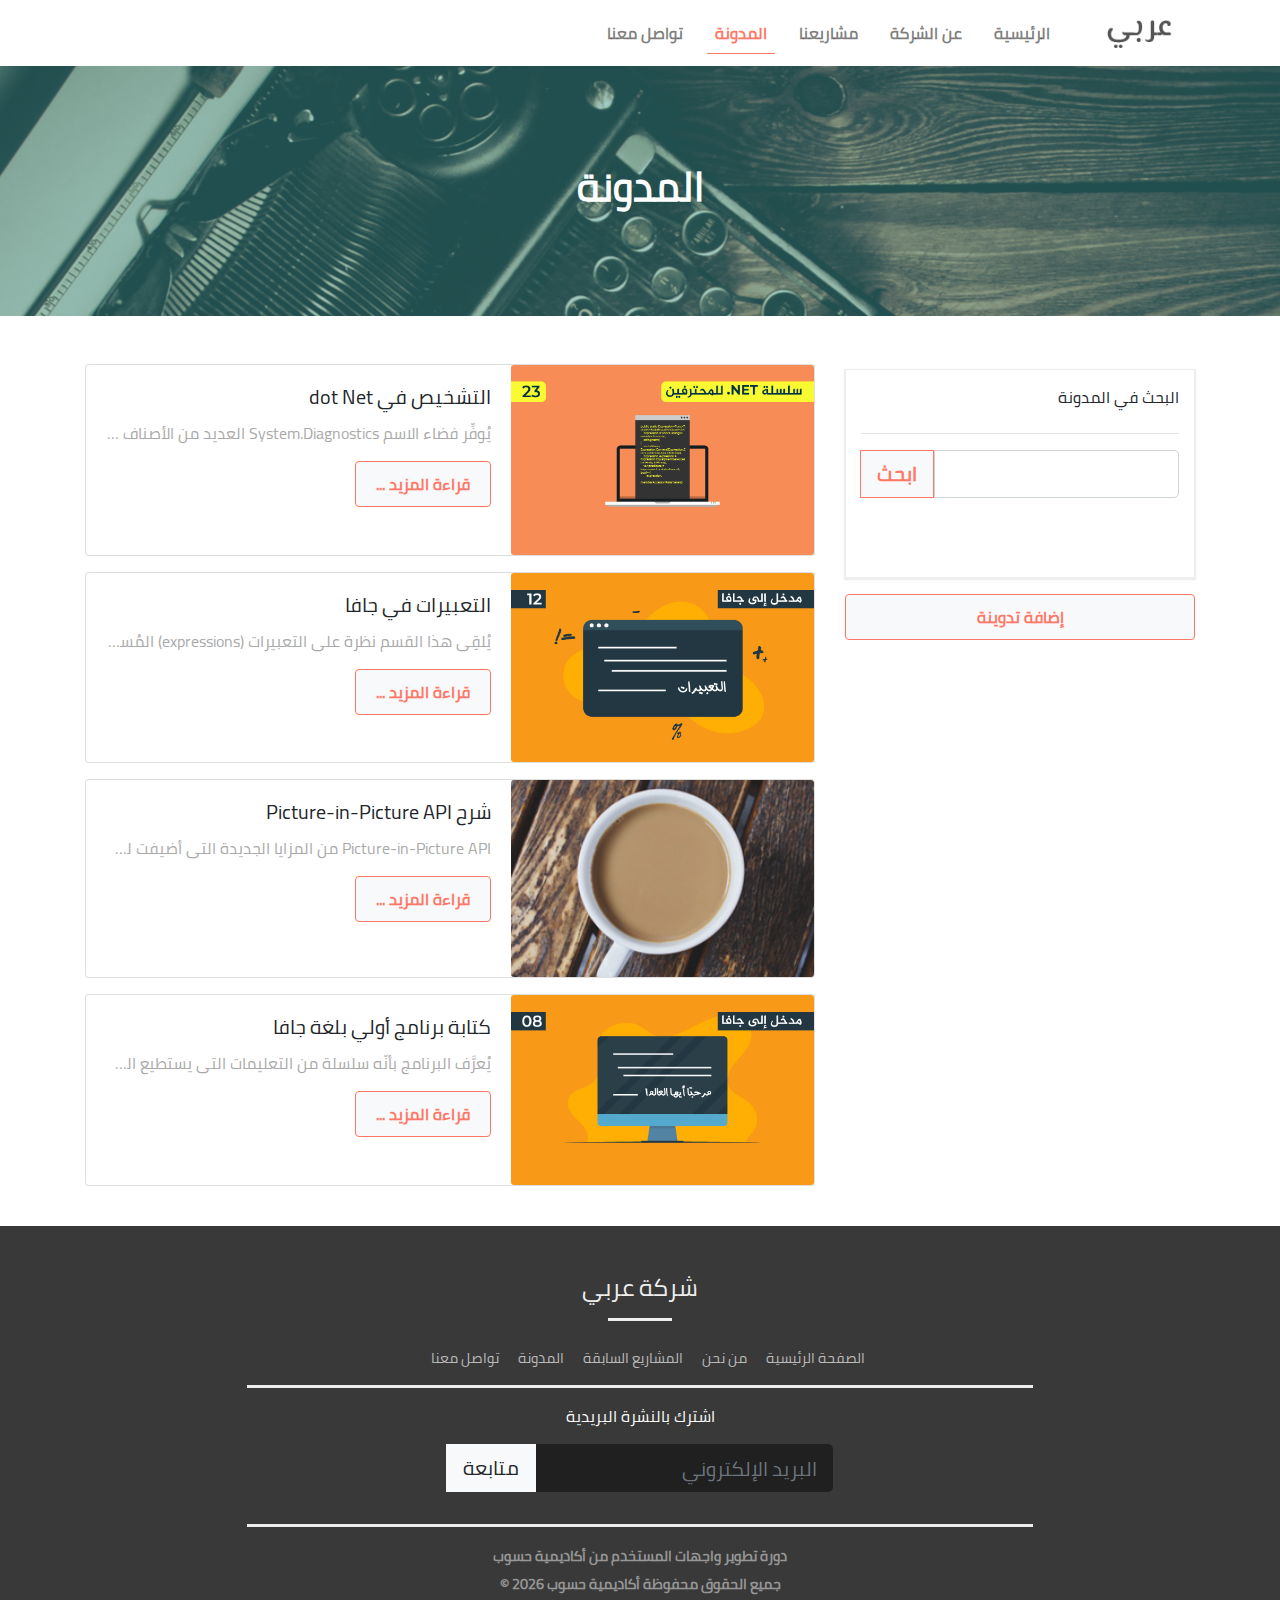
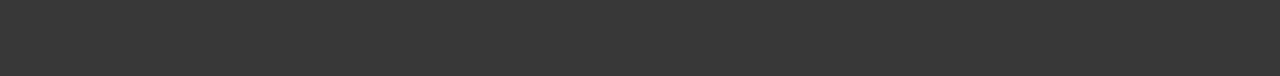
<file: blog.html>
<!doctype html><html lang="en"><head><meta charset="UTF-8"><meta name="viewport" content="width=device-width,initial-scale=1"><title>شركة عربي | المدونة</title><script defer="defer" src="js/bundle.js"></script><link href="css/style.css" rel="stylesheet"></head><body><div class="container-fluid"><section class="top-menu"><div class="row"><nav class="navbar navbar-expand-lg navbar-light bg-light w-100"><button class="navbar-toggler" type="button" data-toggle="collapse" data-target="#navbarSupportedContent" aria-controls="navbarSupportedContent" aria-expanded="false" aria-label="Toggle navigation"><span class="navbar-toggler-icon"></span></button> <a href="index.html" class="navbar-brand p-0"><img src="images/logo.png" alt="شركة عربي"></a><div class="collapse navbar-collapse" id="navbarSupportedContent"><ul class="navbar-nav ml-auto"><li class="nav-item p-2"><a class="nav-link" href="index.html">الرئيسية</a></li><li class="nav-item p-2"><a class="nav-link" href="about.html">عن الشركة</a></li><li class="nav-item p-2"><a class="nav-link" href="projects.html">مشاريعنا</a></li><li class="nav-item p-2 active"><a class="nav-link" href="blog.html">المدونة</a></li><li class="nav-item p-2"><a class="nav-link" href="contact.html">تواصل معنا</a></li></ul></div></nav></div></section><section class="banner banner-blog"><div class="row"><div class="col-12"><div id="banner-img"><div class="overlay"><h1 class="title1">المدونة</h1></div></div></div></div></section><section class="posts mt-5 mb-4"><div class="container"><div class="row"><div class="col-lg-4"><div class="search-box"><label>البحث في المدونة</label><hr><form class="form form-inline mb-5"><div class="input-group input-group-lg mb-3"><input class="form-control" placeholder="" aria-label="Example text with button addon" aria-describedby="button-addon1"><div class="input-group-prepend"><button class="btn btn-light custom-btn" type="button" id="button-addon1">ابحث</button></div></div></form></div><a href="add-blog.html" class="btn btn-light custom-btn w-100 my-3">إضافة تدوينة</a></div><div class="col-lg-8"><div class="card mb-3"><div class="row no-gutters"><div class="col-md-5"><img src="images/blog1.png" class="card-img w-100 h-100" alt="التدوينة الأولى"></div><div class="col-md-7"><div class="card-body"><h5 class="card-title">التشخيص في dot Net</h5><p class="card-text">يُوفِّر فضاء الاسم System.Diagnostics العديد من الأصناف بهَدَف التَشخِيص، مثال أصناف للتَعامُل مع عمليات النظام (processes)، وأُخرى تَعمَل كعَدادات لقياس الأداء. أوامر الصدفة</p><a href="blog-details.html" class="btn btn-light custom-btn">قراءة المزيد ...</a></div></div></div></div><div class="card mb-3"><div class="row no-gutters"><div class="col-md-5"><img src="images/blog2.png" class="card-img w-100 h-100" alt="التدوينة الثانية"></div><div class="col-md-7"><div class="card-body"><h5 class="card-title">التعبيرات في جافا</h5><p class="card-text">يُلقِي هذا القسم نظرة على التعبيرات (expressions) المُستخدَمة لتمثيل قيمة أو حسابها. قد يكون التعبير (expression) بهيئة قيمة مُصنَّفة النوع (literal) أو مُتْغيِّر (variable) أو استدعاء دالة (function</p><a href="blog-details.html" class="btn btn-light custom-btn">قراءة المزيد ...</a></div></div></div></div><div class="card mb-3"><div class="row no-gutters"><div class="col-md-5"><img src="images/blog3.jpg" class="card-img w-100 h-100" alt="التدوينة الثالثة"></div><div class="col-md-7"><div class="card-body"><h5 class="card-title">شرح Picture-in-Picture API</h5><p class="card-text">Picture-in-Picture API من المزايا الجديدة التي أضيفت لعدد من المتصفحات الحديثة، ودورها تمكين المستخدم من تعويم فيديوهات HTML5 في نافذة خاصة أسفل الشاشة مع القدرة على التنقل بين مختلف نوافذ المتـصفح (بل وجميع التطبيقات في الجهاز) والفيديو مشغل</p><a href="blog-details.html" class="btn btn-light custom-btn">قراءة المزيد ...</a></div></div></div></div><div class="card mb-3"><div class="row no-gutters"><div class="col-md-5"><img src="images/blog4.png" class="card-img w-100 h-100" alt="التدوينة الرابعة"></div><div class="col-md-7"><div class="card-body"><h5 class="card-title">كتابة برنامج أولي بلغة جافا</h5><p class="card-text">يُعرَّف البرنامج بأنّه سلسلة من التعليمات التي يستطيع الحاسب تنفيذها لأداء مهمّةٍ ما. تبدو فكرةٍ بسيطةٍ للغاية، لكن حتى يتمكن الحاسب من الاستفادة من التعليمات، يجب أن تكون هذه التعليمات مكتوبةً بصيغةٍ</p><a href="blog-details.html" class="btn btn-light custom-btn">قراءة المزيد ...</a></div></div></div></div></div></div></div></section><footer><div class="row"><div class="col-12 text-center"><h2 class="mt-5">شركة عربي</h2><hr class="line1"></div><div id="footer-nav-links" class="col-12 text-center mt-2"><a href=".">الصفحة الرئيسية</a> <a href="about.html">من نحن</a> <a href="projects.html">المشاريع السابقة</a> <a href="blog.html">المدونة</a> <a href="contact.html">تواصل معنا</a></div><hr class="line2"><div class="col-12 text-center"><label class="custom-heading text-white mb-3">اشترك بالنشرة البريدية</label><form class="form form-inline justify-content-center"><div class="input-group input-group-lg mb-3"><input class="form-control" placeholder="البريد الإلكتروني" aria-label="Example text with button addon" aria-describedby="button-addon1"><div class="input-group-prepend"><button class="btn btn-light" type="button" id="button-addon1">متابعة</button></div></div></form></div><hr class="line2"><div class="col-12 text-center"><a class="copyright-link copyright" href="https://academy.hsoub.com/learn/front-end-web-development/">دورة تطوير واجهات المستخدم من أكاديمية حسوب</a><h5 class="copyright mt-2">جميع الحقوق محفوظة أكاديمية حسوب <span id="date"></span> &copy;</h5></div></div></footer></div></body></html>
</file>
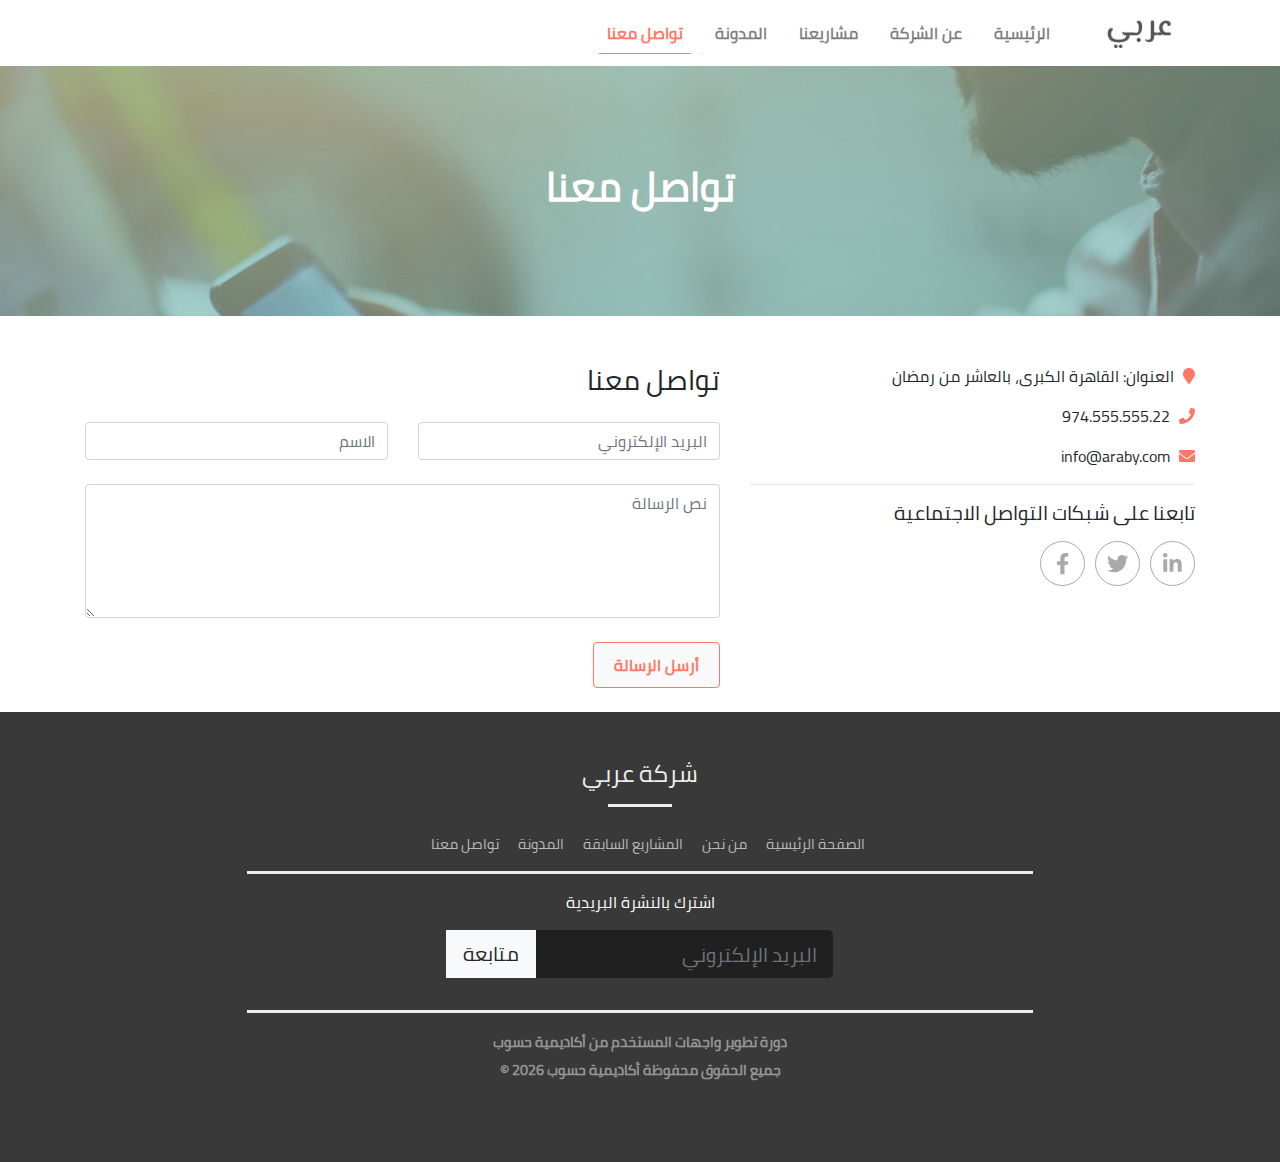
<file: contact.html>
<!doctype html><html lang="en"><head><meta charset="UTF-8"><meta name="viewport" content="width=device-width,initial-scale=1"><title>شركة عربي | تواصل معنا</title><script defer="defer" src="js/bundle.js"></script><link href="css/style.css" rel="stylesheet"></head><body><div class="container-fluid"><section class="top-menu"><div class="row"><nav class="navbar navbar-expand-lg navbar-light bg-light w-100"><button class="navbar-toggler" type="button" data-toggle="collapse" data-target="#navbarSupportedContent" aria-controls="navbarSupportedContent" aria-expanded="false" aria-label="Toggle navigation"><span class="navbar-toggler-icon"></span></button> <a href="index.html" class="navbar-brand p-0"><img src="images/logo.png" alt="شركة عربي"></a><div class="collapse navbar-collapse" id="navbarSupportedContent"><ul class="navbar-nav ml-auto"><li class="nav-item p-2"><a class="nav-link" href="index.html">الرئيسية</a></li><li class="nav-item p-2"><a class="nav-link" href="about.html">عن الشركة</a></li><li class="nav-item p-2"><a class="nav-link" href="projects.html">مشاريعنا</a></li><li class="nav-item p-2"><a class="nav-link" href="blog.html">المدونة</a></li><li class="nav-item p-2 active"><a class="nav-link" href="contact.html">تواصل معنا</a></li></ul></div></nav></div></section><section class="banner banner-contact"><div class="row"><div class="col-12"><div id="banner-img"><div class="overlay"><h1 class="title1">تواصل معنا</h1></div></div></div></div></section><section class="contact-us mt-5 mb-4"><div class="container"><div class="row"><div class="col-12 col-md-5"><div id="contact-info"><p><i class="fa fa-map-marker"></i> العنوان: القاهرة الكبرى، بالعاشر من رمضان</p><p><i class="fa fa-phone"></i> 974.555.555.22</p><p><i class="fa fa-envelope"></i> info@araby.com</p></div><hr><h5 class="mb-3">تابعنا على شبكات التواصل الاجتماعية</h5><a class="linkedin-social one-social float-right rounded-circle" href="#"><i class="fab fa-linkedin-in fa-lg"></i></a> <a class="twitter-social one-social float-right rounded-circle" href="#"><i class="fab fa-twitter fa-lg"></i></a> <a class="facebook-social one-social float-right rounded-circle" href="#"><i class="fab fa-facebook-f fa-lg"></i></a></div><div class="col-12 col-md-7"><h3 class="contact-header">تواصل معنا</h3><form><div class="row mt-4"><div class="col"><input type="email" class="form-control" placeholder="البريد الإلكتروني"></div><div class="col"><input class="form-control" placeholder="الاسم"></div></div><div class="row"><div class="col"><textarea name="message" required placeholder="نص الرسالة" cols="30" rows="5" class="form-control mt-4"></textarea></div></div><button type="submit" class="btn btn-light custom-btn mt-4">أرسل الرسالة</button></form></div></div></div></section><footer><div class="row"><div class="col-12 text-center"><h2 class="mt-5">شركة عربي</h2><hr class="line1"></div><div id="footer-nav-links" class="col-12 text-center mt-2"><a href=".">الصفحة الرئيسية</a> <a href="about.html">من نحن</a> <a href="projects.html">المشاريع السابقة</a> <a href="blog.html">المدونة</a> <a href="contact.html">تواصل معنا</a></div><hr class="line2"><div class="col-12 text-center"><label class="custom-heading text-white mb-3">اشترك بالنشرة البريدية</label><form class="form form-inline justify-content-center"><div class="input-group input-group-lg mb-3"><input class="form-control" placeholder="البريد الإلكتروني" aria-label="Example text with button addon" aria-describedby="button-addon1"><div class="input-group-prepend"><button class="btn btn-light" type="button" id="button-addon1">متابعة</button></div></div></form></div><hr class="line2"><div class="col-12 text-center"><a class="copyright-link copyright" href="https://academy.hsoub.com/learn/front-end-web-development/">دورة تطوير واجهات المستخدم من أكاديمية حسوب</a><h5 class="copyright mt-2">جميع الحقوق محفوظة أكاديمية حسوب <span id="date"></span> &copy;</h5></div></div></footer></div></body></html>
</file>
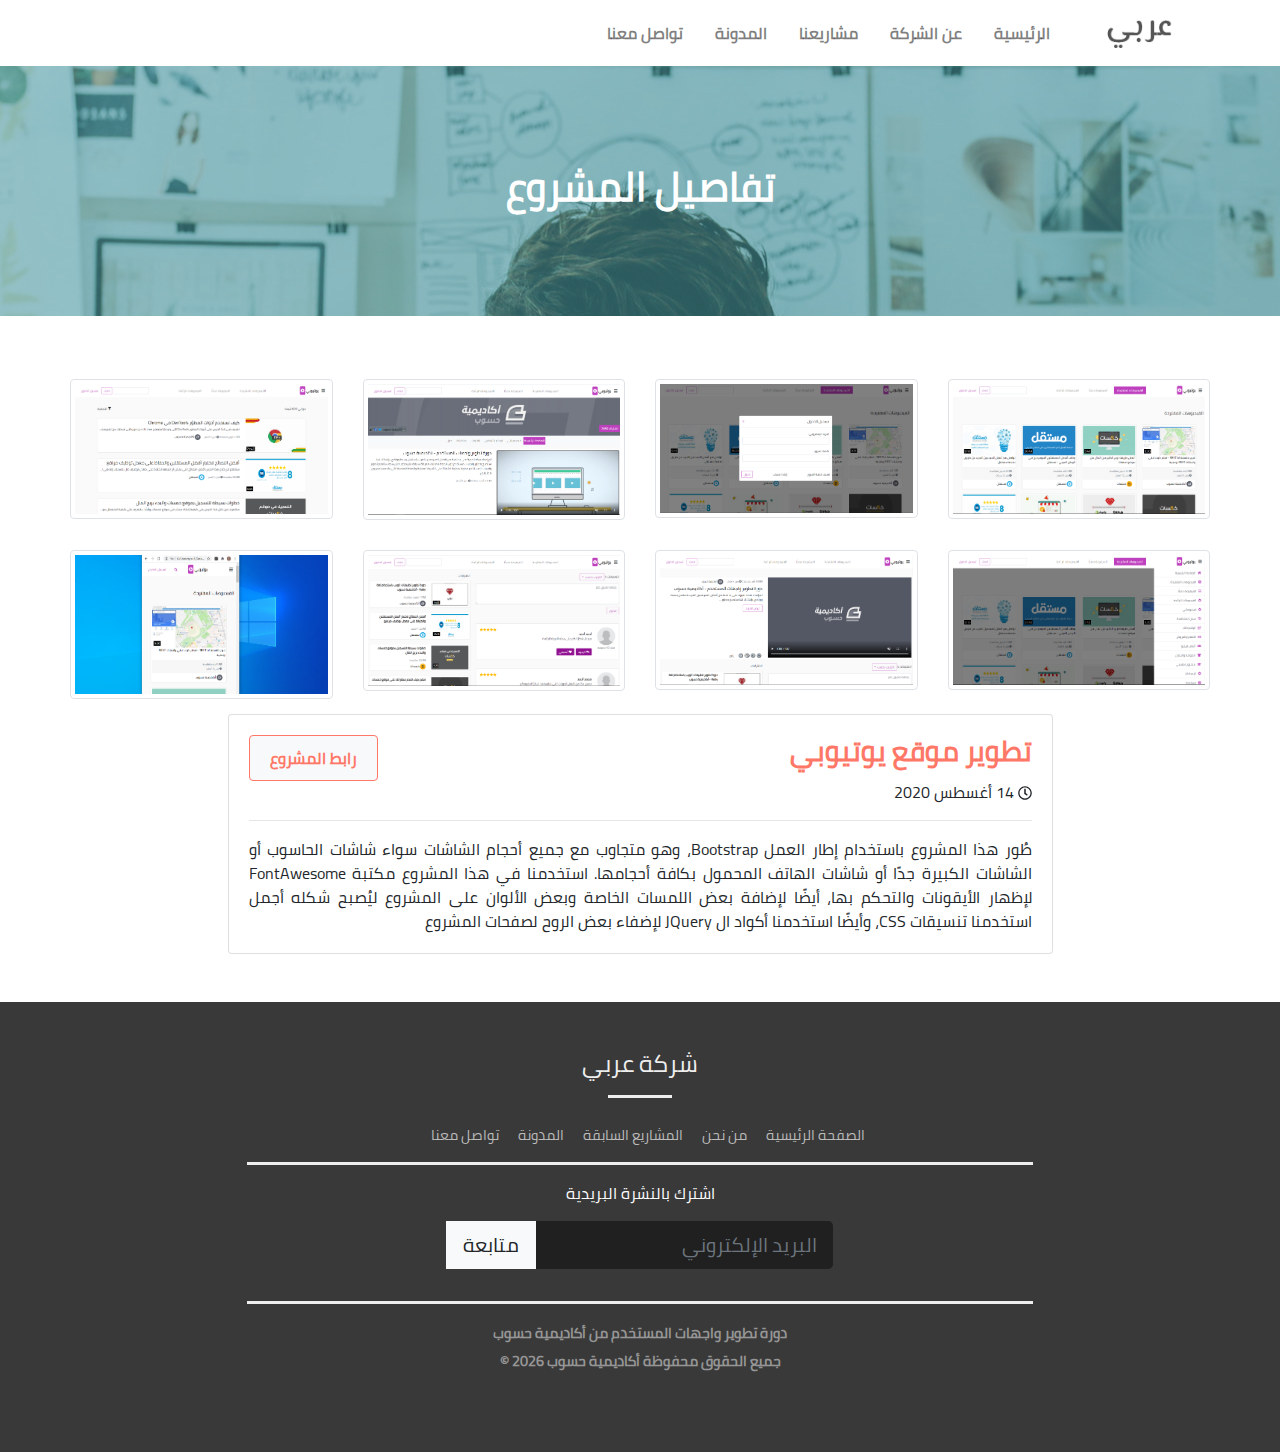
<file: project-details.html>
<!doctype html><html lang="en"><head><meta charset="UTF-8"><meta name="viewport" content="width=device-width,initial-scale=1"><title>شركة عربي | تفاصيل المشروع</title><script defer="defer" src="js/bundle.js"></script><link href="css/style.css" rel="stylesheet"></head><body><div class="container-fluid"><section class="top-menu"><div class="row"><nav class="navbar navbar-expand-lg navbar-light bg-light w-100"><button class="navbar-toggler" type="button" data-toggle="collapse" data-target="#navbarSupportedContent" aria-controls="navbarSupportedContent" aria-expanded="false" aria-label="Toggle navigation"><span class="navbar-toggler-icon"></span></button> <a href="index.html" class="navbar-brand p-0"><img src="images/logo.png" alt="شركة عربي"></a><div class="collapse navbar-collapse" id="navbarSupportedContent"><ul class="navbar-nav ml-auto"><li class="nav-item p-2"><a class="nav-link" href="index.html">الرئيسية</a></li><li class="nav-item p-2"><a class="nav-link" href="about.html">عن الشركة</a></li><li class="nav-item p-2"><a class="nav-link" href="projects.html">مشاريعنا</a></li><li class="nav-item p-2"><a class="nav-link" href="blog.html">المدونة</a></li><li class="nav-item p-2"><a class="nav-link" href="contact.html">تواصل معنا</a></li></ul></div></nav></div></section><section class="banner"><div class="row"><div class="col-12"><div id="banner-img"><div class="overlay"><h1 class="title1">تفاصيل المشروع</h1></div></div></div></div></section><section class="project-details my-5"><div class="container"><div class="row"><div class="row"><div class="col-lg-3 col-md-4 col-xs-6 thumb"><a class="thumbnail" href="#" data-image-id="" data-toggle="modal" data-title="الصفحة الرئيسية" data-image="images/main-page.png" data-target="#image-gallery"><img class="img-thumbnail" src="images/main-page.png" alt="Another alt text"></a></div><div class="col-lg-3 col-md-4 col-xs-6 thumb"><a class="thumbnail" href="#" data-image-id="" data-toggle="modal" data-title="النافذة المنبثقة" data-image="images/modal.png" data-target="#image-gallery"><img class="img-thumbnail" src="images/modal.png" alt="Another alt text"></a></div><div class="col-lg-3 col-md-4 col-xs-6 thumb"><a class="thumbnail" href="#" data-image-id="" data-toggle="modal" data-title="صفحة القناة" data-image="images/channel-page1.png" data-target="#image-gallery"><img class="img-thumbnail" src="images/channel-page1.png" alt="Another alt text"></a></div><div class="col-lg-3 col-md-4 col-xs-6 thumb"><a class="thumbnail" href="#" data-image-id="" data-toggle="modal" data-title="صفحة البحث" data-image="images/search-page.png" data-target="#image-gallery"><img class="img-thumbnail" src="images/search-page.png" alt="Another alt text"></a></div><div class="col-lg-3 col-md-4 col-xs-6 thumb"><a class="thumbnail" href="#" data-image-id="" data-toggle="modal" data-title="القائمة الجانبية" data-image="images/sidebar.png" data-target="#image-gallery"><img class="img-thumbnail" src="images/sidebar.png" alt="Another alt text"></a></div><div class="col-lg-3 col-md-4 col-xs-6 thumb"><a class="thumbnail" href="#" data-image-id="" data-toggle="modal" data-title="صفحة المشاهدة القسم العلوي" data-image="images/watch-page.png" data-target="#image-gallery"><img class="img-thumbnail" src="images/watch-page.png" alt="Another alt text"></a></div><div class="col-lg-3 col-md-4 col-xs-6 thumb"><a class="thumbnail" href="#" data-image-id="" data-toggle="modal" data-title="صفحة المشاهدة القسم السفلي" data-image="images/watch-page1.png" data-target="#image-gallery"><img class="img-thumbnail" src="images/watch-page1.png" alt="Another alt text"></a></div><div class="col-lg-3 col-md-4 col-xs-6 thumb"><a class="thumbnail" href="#" data-image-id="" data-toggle="modal" data-title="تجاوبية الصفحات" data-image="images/responsive.png" data-target="#image-gallery"><img class="img-thumbnail" src="images/responsive.png" alt="Another alt text"></a></div></div><div class="modal fade" id="image-gallery" tabindex="-1" role="dialog" aria-labelledby="myModalLabel" aria-hidden="true"><div class="modal-dialog modal-lg"><div class="modal-content"><div class="modal-header"><h4 class="modal-title" id="image-gallery-title"></h4><button type="button" class="close" data-dismiss="modal"><span aria-hidden="true">×</span><span class="sr-only">Close</span></button></div><div class="modal-body"><img id="image-gallery-image" class="img-responsive col-md-12"></div><div class="modal-footer"><button type="button" class="btn btn-secondary float-left" id="show-previous-image"><i class="fa fa-arrow-left"></i></button> <button type="button" id="show-next-image" class="btn btn-secondary float-right"><i class="fa fa-arrow-right"></i></button></div></div></div></div></div><div class="row justify-content-center"><div class="col-md-9 col-12"><div class="card"><div class="card-body"><a href="https://github.com/Osama7-hub/youtuby" class="btn btn-light custom-btn float-left" target="_blank">رابط المشروع</a><h3 class="card-title">تطوير موقع يوتيوبي</h3><span><i class="far fa-clock fa-sm"></i> 14 أغسطس 2020</span><hr><p class="card-text text-justify">طُور هذا المشروع باستخدام إطار العمل Bootstrap، وهو متجاوب مع جميع أحجام الشاشات سواء شاشات الحاسوب أو الشاشات الكبيرة جدًا أو شاشات الهاتف المحمول بكافة أحجامها. استخدمنا في هذا المشروع مكتبة FontAwesome لإظهار الأيقونات والتحكم بها، أيضًا لإضافة بعض اللمسات الخاصة وبعض الألوان على المشروع ليُصبح شكله أجمل استخدمنا تنسيقات CSS، وأيضًا استخدمنا أكواد ال JQuery لإضفاء بعض الروح لصفحات المشروع</p></div></div></div></div></div></section><footer><div class="row"><div class="col-12 text-center"><h2 class="mt-5">شركة عربي</h2><hr class="line1"></div><div id="footer-nav-links" class="col-12 text-center mt-2"><a href=".">الصفحة الرئيسية</a> <a href="about.html">من نحن</a> <a href="projects.html">المشاريع السابقة</a> <a href="blog.html">المدونة</a> <a href="contact.html">تواصل معنا</a></div><hr class="line2"><div class="col-12 text-center"><label class="custom-heading text-white mb-3">اشترك بالنشرة البريدية</label><form class="form form-inline justify-content-center"><div class="input-group input-group-lg mb-3"><input class="form-control" placeholder="البريد الإلكتروني" aria-label="Example text with button addon" aria-describedby="button-addon1"><div class="input-group-prepend"><button class="btn btn-light" type="button" id="button-addon1">متابعة</button></div></div></form></div><hr class="line2"><div class="col-12 text-center"><a class="copyright-link copyright" href="https://academy.hsoub.com/learn/front-end-web-development/">دورة تطوير واجهات المستخدم من أكاديمية حسوب</a><h5 class="copyright mt-2">جميع الحقوق محفوظة أكاديمية حسوب <span id="date"></span> &copy;</h5></div></div></footer></div></body></html>
</file>
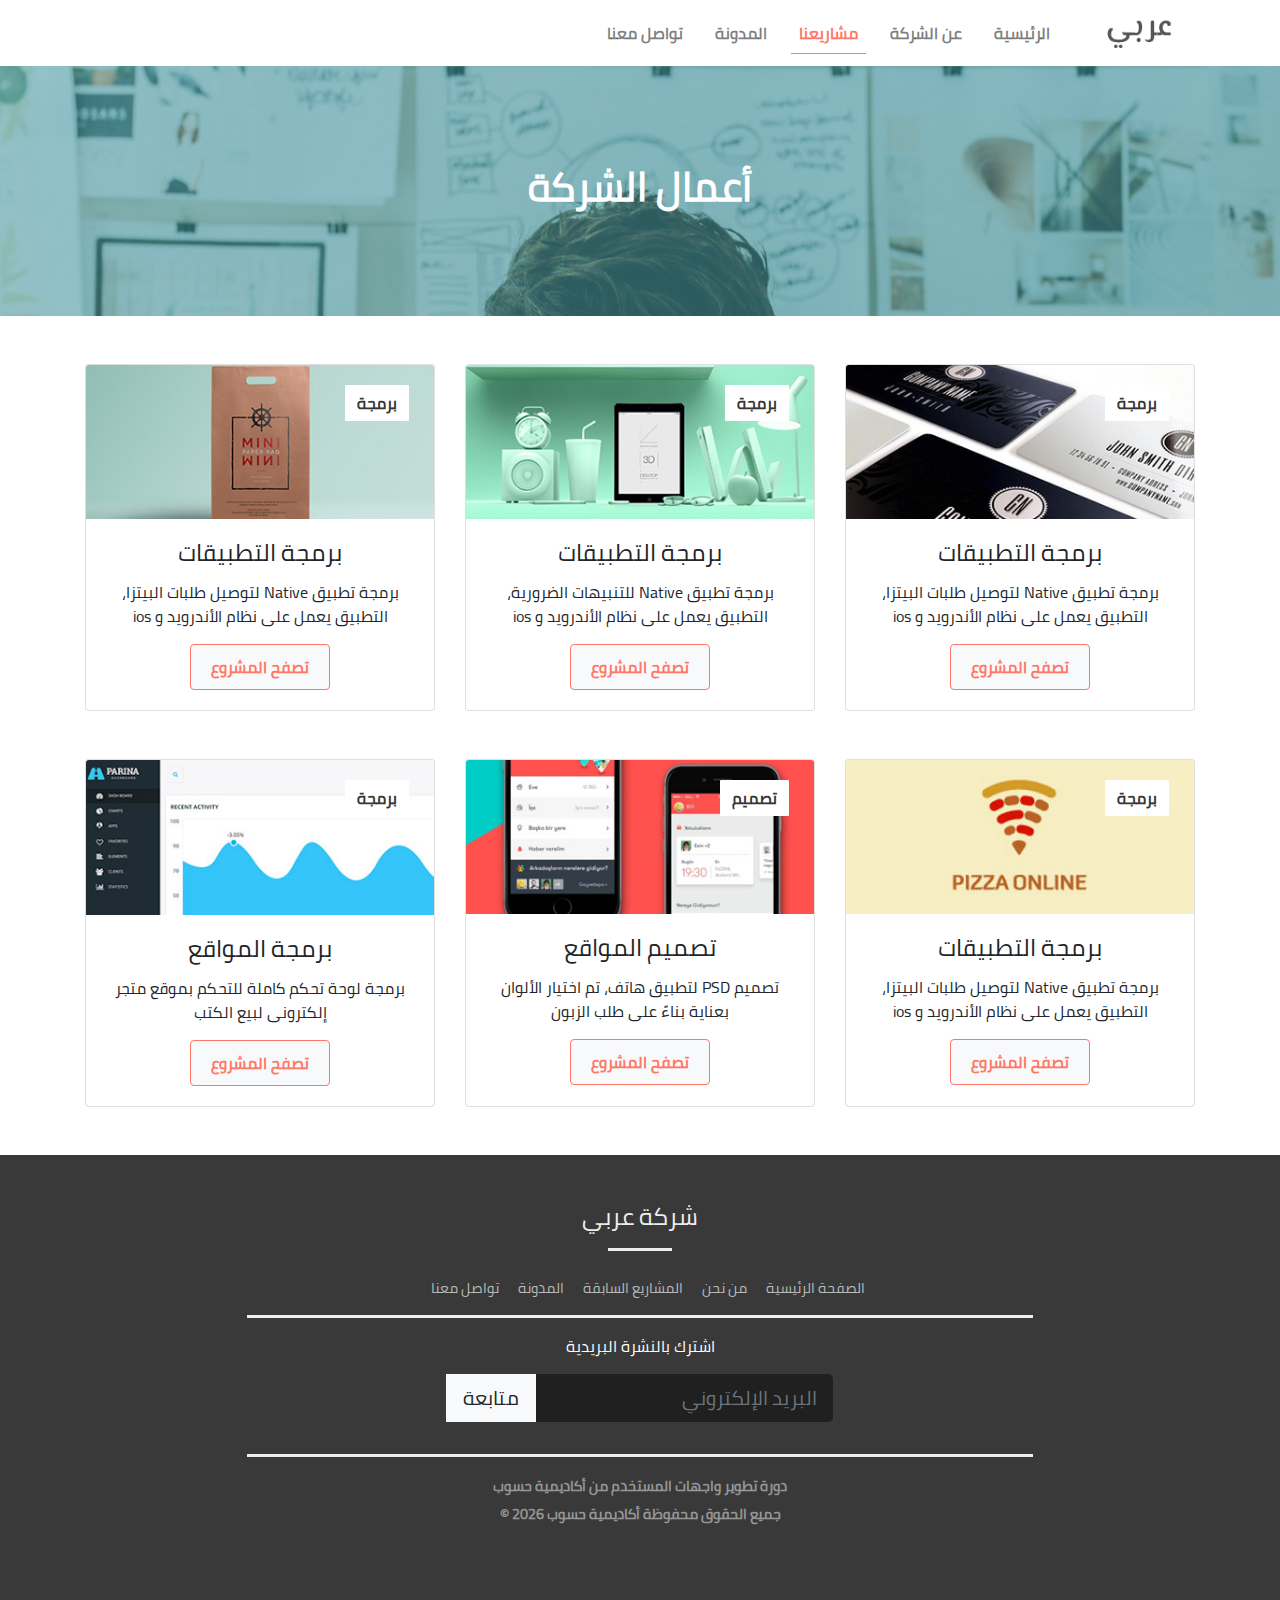
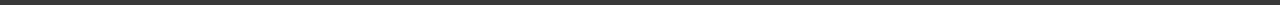
<file: projects.html>
<!doctype html><html lang="en"><head><meta charset="UTF-8"><meta name="viewport" content="width=device-width,initial-scale=1"><title>شركة عربي | مشاريعنا</title><script defer="defer" src="js/bundle.js"></script><link href="css/style.css" rel="stylesheet"></head><body><div class="container-fluid"><section class="top-menu"><div class="row"><nav class="navbar navbar-expand-lg navbar-light bg-light w-100"><button class="navbar-toggler" type="button" data-toggle="collapse" data-target="#navbarSupportedContent" aria-controls="navbarSupportedContent" aria-expanded="false" aria-label="Toggle navigation"><span class="navbar-toggler-icon"></span></button> <a href="index.html" class="navbar-brand p-0"><img src="images/logo.png" alt="شركة عربي"></a><div class="collapse navbar-collapse" id="navbarSupportedContent"><ul class="navbar-nav ml-auto"><li class="nav-item p-2"><a class="nav-link" href="index.html">الرئيسية</a></li><li class="nav-item p-2"><a class="nav-link" href="about.html">عن الشركة</a></li><li class="nav-item p-2 active"><a class="nav-link" href="projects.html">مشاريعنا</a></li><li class="nav-item p-2"><a class="nav-link" href="blog.html">المدونة</a></li><li class="nav-item p-2"><a class="nav-link" href="contact.html">تواصل معنا</a></li></ul></div></nav></div></section><section class="banner"><div class="row"><div class="col-12"><div id="banner-img"><div class="overlay"><h1 class="title1">أعمال الشركة</h1></div></div></div></div></section><section class="our-works mt-5"><div class="container"><div class="row"><div class="col-md-6 col-lg-4 d-flex justify-content-center"><div class="card mb-5" style="width:23rem"><a href="#" class="btn btn-light custom-btn-2">برمجة </a><img src="images/our-works-1.jpg" class="card-img-top" alt="المشروع الأول"><div class="card-body text-center"><h4 class="card-title">برمجة التطبيقات</h4><p class="card-text project-details">برمجة تطبيق Native لتوصيل طلبات البيتزا، التطبيق يعمل على نظام الأندرويد و ios</p><a href="project-details.html" class="btn btn-light custom-btn">تصفح المشروع</a></div></div></div><div class="col-md-6 col-lg-4 d-flex justify-content-center"><div class="card mb-5" style="width:23rem"><a href="#" class="btn btn-light custom-btn-2">برمجة </a><img src="images/our-works-2.jpg" class="card-img-top" alt="المشروع الأول"><div class="card-body text-center"><h4 class="card-title">برمجة التطبيقات</h4><p class="card-text project-details">برمجة تطبيق Native للتنبيهات الضرورية، التطبيق يعمل على نظام الأندرويد و ios</p><a href="project-details.html" class="btn btn-light custom-btn">تصفح المشروع</a></div></div></div><div class="col-md-6 col-lg-4 d-flex justify-content-center"><div class="card mb-5" style="width:23rem"><a href="#" class="btn btn-light custom-btn-2">برمجة </a><img src="images/our-works-3.jpg" class="card-img-top" alt="المشروع الأول"><div class="card-body text-center"><h4 class="card-title">برمجة التطبيقات</h4><p class="card-text project-details">برمجة تطبيق Native لتوصيل طلبات البيتزا، التطبيق يعمل على نظام الأندرويد و ios</p><a href="project-details.html" class="btn btn-light custom-btn">تصفح المشروع</a></div></div></div><div class="col-md-6 col-lg-4 d-flex justify-content-center"><div class="card mb-5" style="width:23rem"><a href="#" class="btn btn-light custom-btn-2">برمجة </a><img src="images/our-works-4.jpg" class="card-img-top" alt="المشروع الأول"><div class="card-body text-center"><h4 class="card-title">برمجة التطبيقات</h4><p class="card-text project-details">برمجة تطبيق Native لتوصيل طلبات البيتزا، التطبيق يعمل على نظام الأندرويد و ios</p><a href="project-details.html" class="btn btn-light custom-btn">تصفح المشروع</a></div></div></div><div class="col-md-6 col-lg-4 d-flex justify-content-center"><div class="card mb-5" style="width:23rem"><a href="#" class="btn btn-light custom-btn-2">تصميم </a><img src="images/our-works-5.jpg" class="card-img-top" alt="المشروع الأول"><div class="card-body text-center"><h4 class="card-title">تصميم المواقع</h4><p class="card-text project-details">تصميم PSD لتطبيق هاتف، تم اختيار الألوان بعناية بناءً على طلب الزبون</p><a href="project-details.html" class="btn btn-light custom-btn">تصفح المشروع</a></div></div></div><div class="col-md-6 col-lg-4 d-flex justify-content-center"><div class="card mb-5" style="width:23rem"><a href="#" class="btn btn-light custom-btn-2">برمجة </a><img src="images/our-works-6.jpg" class="card-img-top" alt="المشروع الأول"><div class="card-body text-center"><h4 class="card-title">برمجة المواقع</h4><p class="card-text project-details">برمجة لوحة تحكم كاملة للتحكم بموقع متجر إلكتروني لبيع الكتب</p><a href="project-details.html" class="btn btn-light custom-btn">تصفح المشروع</a></div></div></div></div></div></section><footer><div class="row"><div class="col-12 text-center"><h2 class="mt-5">شركة عربي</h2><hr class="line1"></div><div id="footer-nav-links" class="col-12 text-center mt-2"><a href=".">الصفحة الرئيسية</a> <a href="about.html">من نحن</a> <a href="projects.html">المشاريع السابقة</a> <a href="blog.html">المدونة</a> <a href="contact.html">تواصل معنا</a></div><hr class="line2"><div class="col-12 text-center"><label class="custom-heading text-white mb-3">اشترك بالنشرة البريدية</label><form class="form form-inline justify-content-center"><div class="input-group input-group-lg mb-3"><input class="form-control" placeholder="البريد الإلكتروني" aria-label="Example text with button addon" aria-describedby="button-addon1"><div class="input-group-prepend"><button class="btn btn-light" type="button" id="button-addon1">متابعة</button></div></div></form></div><hr class="line2"><div class="col-12 text-center"><a class="copyright-link copyright" href="https://academy.hsoub.com/learn/front-end-web-development/">دورة تطوير واجهات المستخدم من أكاديمية حسوب</a><h5 class="copyright mt-2">جميع الحقوق محفوظة أكاديمية حسوب <span id="date"></span> &copy;</h5></div></div></footer></div></body></html>
</file>
